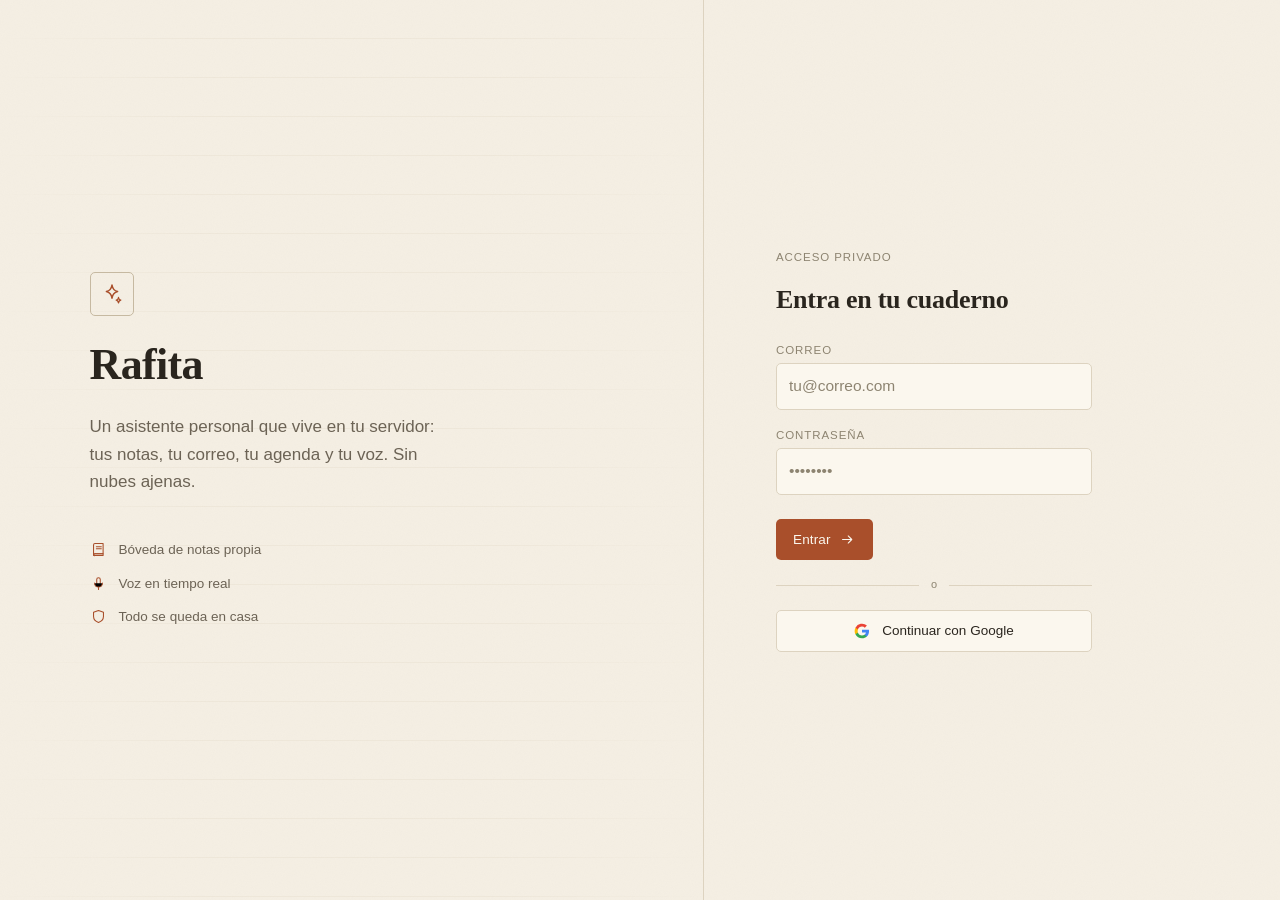
<file: web/app-dist/index.html>
<!DOCTYPE html>
<html lang="es">
<head>
  <meta charset="utf-8" />
  <meta name="viewport" content="width=device-width, initial-scale=1, viewport-fit=cover" />
  <meta name="theme-color" content="#f5efe3" media="(prefers-color-scheme: light)" />
  <meta name="theme-color" content="#191611" media="(prefers-color-scheme: dark)" />
  <meta name="description" content="Rafita: tu asistente personal privado. Chat, bóveda de notas y llamadas de voz, en tu propio servidor." />
  <title>Rafita</title>
  <link rel="manifest" href="manifest.webmanifest" />
  <link rel="icon" type="image/svg+xml" href="icons/favicon.svg" />
  <link rel="alternate icon" type="image/png" sizes="192x192" href="icons/icon-192.png" />
  <link rel="apple-touch-icon" href="icons/icon-192.png" />
  <link rel="stylesheet" href="design-tokens-93353fc1.css" />
  <link rel="stylesheet" href="styles-0c397e72.css" />
</head>
<body>
  <!-- Sprite de iconos: mismo trazo (1.5), mismo lenguaje. -->
  <svg class="sprite" aria-hidden="true" focusable="false" xmlns="http://www.w3.org/2000/svg">
    <symbol id="i-spark" viewBox="0 0 24 24">
      <path d="M12 3c.6 3.9 1.9 5.7 5.6 6.6-3.7.9-5 2.7-5.6 6.6-.6-3.9-1.9-5.7-5.6-6.6C10.1 8.7 11.4 6.9 12 3Z" fill="none" stroke="currentColor" stroke-width="1.5" stroke-linejoin="round"/>
      <path d="M18.5 15.5c.25 1.6.8 2.35 2.3 2.7-1.5.35-2.05 1.1-2.3 2.7-.25-1.6-.8-2.35-2.3-2.7 1.5-.35 2.05-1.1 2.3-2.7Z" fill="none" stroke="currentColor" stroke-width="1.3" stroke-linejoin="round"/>
    </symbol>
    <symbol id="i-chat" viewBox="0 0 24 24">
      <path d="M4 6.5A2.5 2.5 0 0 1 6.5 4h11A2.5 2.5 0 0 1 20 6.5v7a2.5 2.5 0 0 1-2.5 2.5H9l-4 3.4V6.5Z" fill="none" stroke="currentColor" stroke-width="1.5" stroke-linejoin="round"/>
      <path d="M8 9h8M8 12.5h5" stroke="currentColor" stroke-width="1.5" stroke-linecap="round"/>
    </symbol>
    <symbol id="i-book" viewBox="0 0 24 24">
      <path d="M5 5.5A2 2 0 0 1 7 3.5h11.5V18H7a2 2 0 0 0-2 2V5.5Z" fill="none" stroke="currentColor" stroke-width="1.5" stroke-linejoin="round"/>
      <path d="M5 20a2 2 0 0 1 2-2h11.5v2.5H7A2 2 0 0 1 5 20Z" fill="none" stroke="currentColor" stroke-width="1.5" stroke-linejoin="round"/>
      <path d="M9 8h7M9 11h7" stroke="currentColor" stroke-width="1.5" stroke-linecap="round"/>
    </symbol>
    <symbol id="i-mic" viewBox="0 0 24 24">
      <path d="M12 4a2.5 2.5 0 0 1 2.5 2.5v5a2.5 2.5 0 0 1-5 0v-5A2.5 2.5 0 0 1 12 4Z" fill="none" stroke="currentColor" stroke-width="1.5" stroke-linejoin="round"/>
      <path d="M6.5 11.5a5.5 5.5 0 0 0 11 0M12 17v3.5" stroke="currentColor" stroke-width="1.5" stroke-linecap="round"/>
    </symbol>
    <symbol id="i-phone" viewBox="0 0 24 24">
      <path d="M6.2 3.8h3l1.6 4-2 1.6a12.5 12.5 0 0 0 5.8 5.8l1.6-2 4 1.6v3c0 .9-.8 1.6-1.7 1.5C10.9 18.6 5.4 13.1 4.7 5.5c-.1-.9.6-1.7 1.5-1.7Z" fill="none" stroke="currentColor" stroke-width="1.5" stroke-linejoin="round"/>
    </symbol>
    <symbol id="i-send" viewBox="0 0 24 24">
      <path d="m4.5 12 15-7-4.2 15-3.4-5.4L4.5 12Z" fill="none" stroke="currentColor" stroke-width="1.5" stroke-linejoin="round"/>
      <path d="m11.9 14.6 7.6-9.6" stroke="currentColor" stroke-width="1.5" stroke-linejoin="round"/>
    </symbol>
    <symbol id="i-trash" viewBox="0 0 24 24">
      <path d="M5 6.5h14M9.5 6.5V5a1.5 1.5 0 0 1 1.5-1.5h2A1.5 1.5 0 0 1 14.5 5v1.5M7 6.5 7.8 19a1.5 1.5 0 0 0 1.5 1.4h5.4A1.5 1.5 0 0 0 16.2 19L17 6.5" stroke="currentColor" stroke-width="1.5" stroke-linecap="round" stroke-linejoin="round"/>
      <path d="M10.5 10v6.5M13.5 10v6.5" stroke="currentColor" stroke-width="1.5" stroke-linecap="round"/>
    </symbol>
    <symbol id="i-plus" viewBox="0 0 24 24">
      <path d="M12 5v14M5 12h14" stroke="currentColor" stroke-width="1.5" stroke-linecap="round"/>
    </symbol>
    <symbol id="i-check" viewBox="0 0 24 24">
      <path d="m5 12.5 4.5 4.5L19 7.5" stroke="currentColor" stroke-width="1.5" stroke-linecap="round" stroke-linejoin="round"/>
    </symbol>
    <symbol id="i-stop" viewBox="0 0 24 24">
      <rect x="7" y="7" width="10" height="10" rx="1.5" fill="none" stroke="currentColor" stroke-width="1.5"/>
    </symbol>
    <symbol id="i-search" viewBox="0 0 24 24">
      <circle cx="11" cy="11" r="5.5" fill="none" stroke="currentColor" stroke-width="1.5"/>
      <path d="m15.5 15.5 4 4" stroke="currentColor" stroke-width="1.5" stroke-linecap="round"/>
    </symbol>
    <symbol id="i-user" viewBox="0 0 24 24">
      <circle cx="12" cy="8.5" r="3.5" fill="none" stroke="currentColor" stroke-width="1.5"/>
      <path d="M5.5 20a6.5 6.5 0 0 1 13 0" fill="none" stroke="currentColor" stroke-width="1.5" stroke-linecap="round"/>
    </symbol>
    <symbol id="i-arrow" viewBox="0 0 24 24">
      <path d="M5 12h13M13 7l5 5-5 5" fill="none" stroke="currentColor" stroke-width="1.5" stroke-linecap="round" stroke-linejoin="round"/>
    </symbol>
    <symbol id="i-shield" viewBox="0 0 24 24">
      <path d="M12 3.5 19 6v6c0 4-3 7-7 8.5C8 19 5 16 5 12V6l7-2.5Z" fill="none" stroke="currentColor" stroke-width="1.5" stroke-linejoin="round"/>
    </symbol>
  </svg>

  <!-- Vista de acceso: composición editorial asimétrica -->
  <main id="login" class="login hidden">
    <section class="login-brand" aria-label="Rafita">
      <div class="login-mark">
        <svg class="glyph" viewBox="0 0 24 24" aria-hidden="true"><use href="#i-spark"/></svg>
      </div>
      <h1 class="wordmark">Rafita</h1>
      <p class="login-tagline">
        Un asistente personal que vive en tu servidor: tus notas, tu correo,
        tu agenda y tu voz. Sin nubes ajenas.
      </p>
      <ul class="login-notes">
        <li><svg class="icon" aria-hidden="true"><use href="#i-book"/></svg> Bóveda de notas propia</li>
        <li><svg class="icon" aria-hidden="true"><use href="#i-mic"/></svg> Voz en tiempo real</li>
        <li><svg class="icon" aria-hidden="true"><use href="#i-shield"/></svg> Todo se queda en casa</li>
      </ul>
    </section>

    <section class="login-access" aria-label="Acceso">
      <p class="eyebrow">Acceso privado</p>
      <h2 class="login-title">Entra en tu cuaderno</h2>
      <form id="login-form" class="login-form">
        <div class="field">
          <label for="login-email">Correo</label>
          <input id="login-email" type="email" autocomplete="username" required placeholder="tu@correo.com" />
        </div>
        <div class="field">
          <label for="login-password">Contraseña</label>
          <input id="login-password" type="password" autocomplete="current-password" required placeholder="••••••••" />
        </div>
        <button class="btn btn-primary" type="submit">
          Entrar <svg class="icon" aria-hidden="true"><use href="#i-arrow"/></svg>
        </button>
      </form>
      <div class="separator"><span>o</span></div>
      <a class="google-btn" href="/api/auth/google/start">
        <svg viewBox="0 0 24 24" width="16" height="16" aria-hidden="true"><path fill="#4285F4" d="M22.56 12.25c0-.78-.07-1.53-.2-2.25H12v4.26h5.92a5.06 5.06 0 0 1-2.2 3.32v2.77h3.57c2.08-1.92 3.27-4.74 3.27-8.1z"/><path fill="#34A853" d="M12 23c2.97 0 5.46-.98 7.28-2.66l-3.57-2.77c-.99.66-2.26 1.06-3.71 1.06-2.86 0-5.29-1.93-6.16-4.53H2.18v2.84A11 11 0 0 0 12 23z"/><path fill="#FBBC05" d="M5.84 14.1a6.6 6.6 0 0 1 0-4.2V7.06H2.18a11 11 0 0 0 0 9.88l3.66-2.84z"/><path fill="#EA4335" d="M12 5.38c1.62 0 3.06.56 4.21 1.64l3.15-3.15A11 11 0 0 0 2.18 7.06l3.66 2.84c.87-2.6 3.3-4.52 6.16-4.52z"/></svg>
        Continuar con Google
      </a>
      <div id="google-device" class="google-device hidden"></div>
      <p id="login-error" class="error hidden"></p>
    </section>
  </main>

  <!-- Aplicación -->
  <section id="app" class="app hidden">
    <header class="masthead" role="banner">
      <div class="masthead-inner">
        <h1 class="brand">
          <span class="brand-mark"><svg class="glyph" viewBox="0 0 24 24" aria-hidden="true"><use href="#i-spark"/></svg></span>
          <span class="wordmark">Rafita</span>
        </h1>
        <nav class="tabs" role="tablist" aria-label="Secciones de Rafita">
          <button class="tab active" id="tab-chat" role="tab" aria-selected="true" aria-controls="view-chat" tabindex="0" data-view="chat">
            <svg class="icon" aria-hidden="true"><use href="#i-chat"/></svg> Chat
          </button>
          <button class="tab" id="tab-vault" role="tab" aria-selected="false" aria-controls="view-vault" tabindex="-1" data-view="vault">
            <svg class="icon" aria-hidden="true"><use href="#i-book"/></svg> Baúl
          </button>
          <button class="tab" id="tab-meetings" role="tab" aria-selected="false" aria-controls="view-meetings" tabindex="-1" data-view="meetings">
            <svg class="icon" aria-hidden="true"><use href="#i-mic"/></svg> Reuniones
          </button>
          <button class="tab" id="tab-call" role="tab" aria-selected="false" aria-controls="view-call" tabindex="-1" data-view="call">
            <svg class="icon" aria-hidden="true"><use href="#i-phone"/></svg> Llamar
          </button>
        </nav>
        <div class="session">
          <span id="user-email" class="session-email"></span>
          <button
            id="notify-enable"
            class="btn btn-ghost btn-sm hidden"
            type="button"
            title="Activar notificaciones de la PWA"
          >
            Avisos
          </button>
          <button id="logout" class="btn btn-ghost btn-sm">Salir</button>
        </div>
      </div>
    </header>

    <main class="page">
      <!-- Vista Chat -->
      <section id="view-chat" class="view active" role="tabpanel" aria-labelledby="tab-chat" tabindex="0">
        <div id="chat-messages" class="messages" aria-live="polite" tabindex="0" aria-label="Conversación con Rafita"></div>
        <form id="chat-form" class="composer">
          <label class="sr-only" for="chat-input">Mensaje para Rafita</label>
          <input id="chat-input" type="text" placeholder="Escribe a Rafita…" autocomplete="off" required />
          <button class="btn btn-primary btn-icon" type="submit" aria-label="Enviar mensaje">
            <svg class="icon" aria-hidden="true"><use href="#i-send"/></svg>
          </button>
        </form>
      </section>

      <!-- Vista Baúl -->
      <section id="view-vault" class="view" role="tabpanel" aria-labelledby="tab-vault" tabindex="0">
        <div class="section-head">
          <h2 class="section-title">Baúl</h2>
          <div class="vault-toolbar">
            <div class="field field-inline">
              <label class="sr-only" for="vault-search">Buscar en la bóveda</label>
              <svg class="icon" aria-hidden="true"><use href="#i-search"/></svg>
              <input id="vault-search" type="search" placeholder="Buscar notas…" />
            </div>
            <div class="field field-inline">
              <label class="sr-only" for="vault-folder">Carpeta de la bóveda</label>
              <input id="vault-folder" type="text" placeholder="Carpeta" />
            </div>
            <button id="vault-new" class="btn btn-secondary btn-sm">
              <svg class="icon" aria-hidden="true"><use href="#i-plus"/></svg> Nueva nota
            </button>
          </div>
        </div>
        <div class="vault-grid">
          <ul id="vault-list" class="note-list" tabindex="0" aria-label="Notas de la bóveda"></ul>
          <div class="editor">
            <div class="editor-head">
              <label class="sr-only" for="note-path">Ruta de la nota</label>
              <input id="note-path" type="text" class="editor-path" placeholder="ruta/nota.md" />
              <div class="editor-actions">
                <button id="note-save" class="btn btn-primary btn-sm">
                  <svg class="icon" aria-hidden="true"><use href="#i-check"/></svg> Guardar
                </button>
                <button id="note-delete" class="btn btn-danger btn-sm">
                  <svg class="icon" aria-hidden="true"><use href="#i-trash"/></svg> Borrar
                </button>
              </div>
            </div>
            <textarea id="note-content" class="editor-body" placeholder="Escribe en Markdown…"></textarea>
            <p id="note-status" class="editor-status"></p>
          </div>
        </div>
      </section>

      <!-- Vista Reuniones -->
      <section id="view-meetings" class="view" role="tabpanel" aria-labelledby="tab-meetings" tabindex="0">
        <div class="section-head">
          <h2 class="section-title">Reuniones</h2>
          <div class="vault-toolbar">
            <label class="sr-only" for="meet-title">Título de la reunión</label>
            <input id="meet-title" type="text" class="meet-title" placeholder="Título (opcional)" />
            <button id="meet-mic" class="btn btn-primary btn-sm">
              <svg class="icon" aria-hidden="true"><use href="#i-mic"/></svg> Grabar micro
            </button>
            <button id="meet-tab" class="btn btn-secondary btn-sm">Grabar pestaña</button>
            <span id="meet-status" class="caption"></span>
          </div>
        </div>
        <div class="vault-grid">
          <ul id="meet-list" class="note-list" tabindex="0" aria-label="Reuniones grabadas"></ul>
          <div class="editor">
            <div class="editor-head">
              <label class="sr-only" for="meet-detail-title">Título de la reunión</label>
              <input id="meet-detail-title" class="editor-title" type="text" placeholder="Detalle de la reunión" />
              <div class="editor-actions">
                <button id="meet-save" class="btn btn-primary btn-sm hidden">
                  <svg class="icon" aria-hidden="true"><use href="#i-check"/></svg> Guardar
                </button>
                <button id="meet-delete" class="btn btn-danger btn-sm hidden">
                  <svg class="icon" aria-hidden="true"><use href="#i-trash"/></svg> Borrar
                </button>
              </div>
            </div>
            <p id="meet-detail-meta" class="caption"></p>
            <div id="meet-summary" class="meet-summary">
              Selecciona o graba una reunión para ver su resumen.
            </div>
            <textarea id="meet-transcript" class="editor-body" placeholder="Transcripción…"></textarea>
          </div>
        </div>
      </section>

      <!-- Vista Llamada -->
      <section id="view-call" class="view" role="tabpanel" aria-labelledby="tab-call" tabindex="0">
        <div class="call-wrap">
          <div id="call-placeholder" class="call-placeholder">
            <span class="call-mark"><svg class="glyph" viewBox="0 0 24 24" aria-hidden="true"><use href="#i-phone"/></svg></span>
            <h2 class="editor-title">Llamar a Rafita</h2>
            <p class="prose-caption">
              Habla en tiempo real con el mismo asistente que cuida tus notas y tu correo.
            </p>
            <button id="call-start" class="btn btn-primary">
              <svg class="icon" aria-hidden="true"><use href="#i-phone"/></svg> Iniciar llamada
            </button>
            <p class="caption">Necesita HTTPS (o localhost) para el micrófono. Usa auriculares para evitar eco.</p>
          </div>
          <iframe id="call-frame" class="call-frame hidden" title="Llamada con Rafita" allow="microphone"></iframe>
        </div>
      </section>

      <!-- Modal propio: confirmaciones y avisos sin dialogos nativos -->
      <div id="modal" class="modal hidden" role="dialog" aria-modal="true" aria-labelledby="modal-titulo">
        <div class="modal-card">
          <h2 id="modal-titulo" class="modal-title">Rafita</h2>
          <p id="modal-mensaje" class="modal-message"></p>
          <div class="modal-actions">
            <button id="modal-cancelar" class="btn btn-ghost">Cancelar</button>
            <button id="modal-aceptar" class="btn btn-primary">Aceptar</button>
          </div>
        </div>
      </div>
    </main>
  </section>

  <script src="config.js"></script>
  <script src="app-ffac73c9.js"></script>
</body>
</html>
</file>
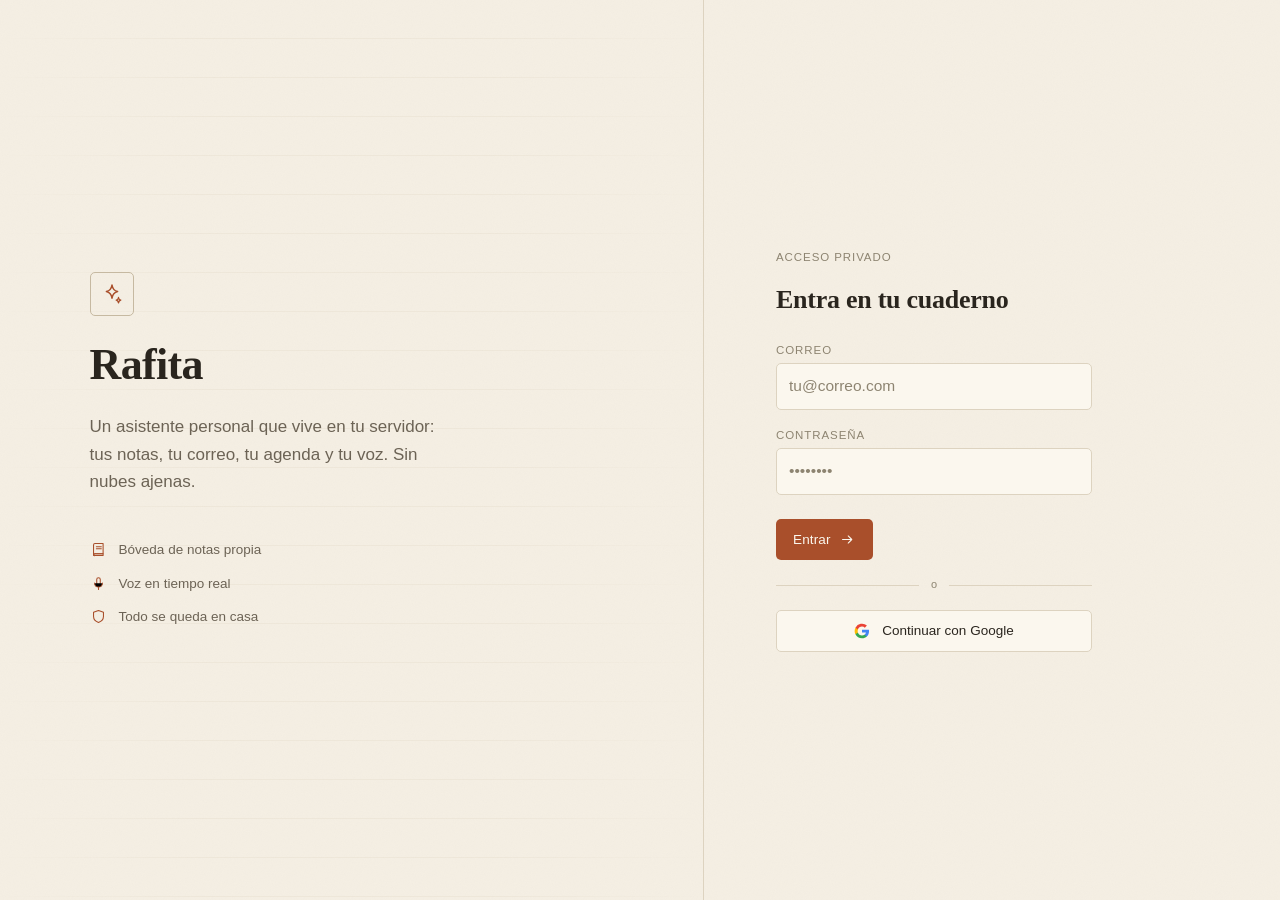
<file: web/app/index.html>
<!DOCTYPE html>
<html lang="es">
<head>
  <meta charset="utf-8" />
  <meta name="viewport" content="width=device-width, initial-scale=1, viewport-fit=cover" />
  <meta name="theme-color" content="#f5efe3" media="(prefers-color-scheme: light)" />
  <meta name="theme-color" content="#191611" media="(prefers-color-scheme: dark)" />
  <meta name="description" content="Rafita: tu asistente personal privado. Chat, bóveda de notas y llamadas de voz, en tu propio servidor." />
  <title>Rafita</title>
  <link rel="manifest" href="manifest.webmanifest" />
  <link rel="icon" type="image/svg+xml" href="icons/favicon.svg" />
  <link rel="alternate icon" type="image/png" sizes="192x192" href="icons/icon-192.png" />
  <link rel="apple-touch-icon" href="icons/icon-192.png" />
  <link rel="stylesheet" href="design-tokens.css" />
  <link rel="stylesheet" href="styles.css" />
</head>
<body>
  <!-- Sprite de iconos: mismo trazo (1.5), mismo lenguaje. -->
  <svg class="sprite" aria-hidden="true" focusable="false" xmlns="http://www.w3.org/2000/svg">
    <symbol id="i-spark" viewBox="0 0 24 24">
      <path d="M12 3c.6 3.9 1.9 5.7 5.6 6.6-3.7.9-5 2.7-5.6 6.6-.6-3.9-1.9-5.7-5.6-6.6C10.1 8.7 11.4 6.9 12 3Z" fill="none" stroke="currentColor" stroke-width="1.5" stroke-linejoin="round"/>
      <path d="M18.5 15.5c.25 1.6.8 2.35 2.3 2.7-1.5.35-2.05 1.1-2.3 2.7-.25-1.6-.8-2.35-2.3-2.7 1.5-.35 2.05-1.1 2.3-2.7Z" fill="none" stroke="currentColor" stroke-width="1.3" stroke-linejoin="round"/>
    </symbol>
    <symbol id="i-chat" viewBox="0 0 24 24">
      <path d="M4 6.5A2.5 2.5 0 0 1 6.5 4h11A2.5 2.5 0 0 1 20 6.5v7a2.5 2.5 0 0 1-2.5 2.5H9l-4 3.4V6.5Z" fill="none" stroke="currentColor" stroke-width="1.5" stroke-linejoin="round"/>
      <path d="M8 9h8M8 12.5h5" stroke="currentColor" stroke-width="1.5" stroke-linecap="round"/>
    </symbol>
    <symbol id="i-book" viewBox="0 0 24 24">
      <path d="M5 5.5A2 2 0 0 1 7 3.5h11.5V18H7a2 2 0 0 0-2 2V5.5Z" fill="none" stroke="currentColor" stroke-width="1.5" stroke-linejoin="round"/>
      <path d="M5 20a2 2 0 0 1 2-2h11.5v2.5H7A2 2 0 0 1 5 20Z" fill="none" stroke="currentColor" stroke-width="1.5" stroke-linejoin="round"/>
      <path d="M9 8h7M9 11h7" stroke="currentColor" stroke-width="1.5" stroke-linecap="round"/>
    </symbol>
    <symbol id="i-mic" viewBox="0 0 24 24">
      <path d="M12 4a2.5 2.5 0 0 1 2.5 2.5v5a2.5 2.5 0 0 1-5 0v-5A2.5 2.5 0 0 1 12 4Z" fill="none" stroke="currentColor" stroke-width="1.5" stroke-linejoin="round"/>
      <path d="M6.5 11.5a5.5 5.5 0 0 0 11 0M12 17v3.5" stroke="currentColor" stroke-width="1.5" stroke-linecap="round"/>
    </symbol>
    <symbol id="i-phone" viewBox="0 0 24 24">
      <path d="M6.2 3.8h3l1.6 4-2 1.6a12.5 12.5 0 0 0 5.8 5.8l1.6-2 4 1.6v3c0 .9-.8 1.6-1.7 1.5C10.9 18.6 5.4 13.1 4.7 5.5c-.1-.9.6-1.7 1.5-1.7Z" fill="none" stroke="currentColor" stroke-width="1.5" stroke-linejoin="round"/>
    </symbol>
    <symbol id="i-send" viewBox="0 0 24 24">
      <path d="m4.5 12 15-7-4.2 15-3.4-5.4L4.5 12Z" fill="none" stroke="currentColor" stroke-width="1.5" stroke-linejoin="round"/>
      <path d="m11.9 14.6 7.6-9.6" stroke="currentColor" stroke-width="1.5" stroke-linejoin="round"/>
    </symbol>
    <symbol id="i-trash" viewBox="0 0 24 24">
      <path d="M5 6.5h14M9.5 6.5V5a1.5 1.5 0 0 1 1.5-1.5h2A1.5 1.5 0 0 1 14.5 5v1.5M7 6.5 7.8 19a1.5 1.5 0 0 0 1.5 1.4h5.4A1.5 1.5 0 0 0 16.2 19L17 6.5" stroke="currentColor" stroke-width="1.5" stroke-linecap="round" stroke-linejoin="round"/>
      <path d="M10.5 10v6.5M13.5 10v6.5" stroke="currentColor" stroke-width="1.5" stroke-linecap="round"/>
    </symbol>
    <symbol id="i-plus" viewBox="0 0 24 24">
      <path d="M12 5v14M5 12h14" stroke="currentColor" stroke-width="1.5" stroke-linecap="round"/>
    </symbol>
    <symbol id="i-check" viewBox="0 0 24 24">
      <path d="m5 12.5 4.5 4.5L19 7.5" stroke="currentColor" stroke-width="1.5" stroke-linecap="round" stroke-linejoin="round"/>
    </symbol>
    <symbol id="i-stop" viewBox="0 0 24 24">
      <rect x="7" y="7" width="10" height="10" rx="1.5" fill="none" stroke="currentColor" stroke-width="1.5"/>
    </symbol>
    <symbol id="i-search" viewBox="0 0 24 24">
      <circle cx="11" cy="11" r="5.5" fill="none" stroke="currentColor" stroke-width="1.5"/>
      <path d="m15.5 15.5 4 4" stroke="currentColor" stroke-width="1.5" stroke-linecap="round"/>
    </symbol>
    <symbol id="i-user" viewBox="0 0 24 24">
      <circle cx="12" cy="8.5" r="3.5" fill="none" stroke="currentColor" stroke-width="1.5"/>
      <path d="M5.5 20a6.5 6.5 0 0 1 13 0" fill="none" stroke="currentColor" stroke-width="1.5" stroke-linecap="round"/>
    </symbol>
    <symbol id="i-arrow" viewBox="0 0 24 24">
      <path d="M5 12h13M13 7l5 5-5 5" fill="none" stroke="currentColor" stroke-width="1.5" stroke-linecap="round" stroke-linejoin="round"/>
    </symbol>
    <symbol id="i-shield" viewBox="0 0 24 24">
      <path d="M12 3.5 19 6v6c0 4-3 7-7 8.5C8 19 5 16 5 12V6l7-2.5Z" fill="none" stroke="currentColor" stroke-width="1.5" stroke-linejoin="round"/>
    </symbol>
  </svg>

  <!-- Vista de acceso: composición editorial asimétrica -->
  <main id="login" class="login hidden">
    <section class="login-brand" aria-label="Rafita">
      <div class="login-mark">
        <svg class="glyph" viewBox="0 0 24 24" aria-hidden="true"><use href="#i-spark"/></svg>
      </div>
      <h1 class="wordmark">Rafita</h1>
      <p class="login-tagline">
        Un asistente personal que vive en tu servidor: tus notas, tu correo,
        tu agenda y tu voz. Sin nubes ajenas.
      </p>
      <ul class="login-notes">
        <li><svg class="icon" aria-hidden="true"><use href="#i-book"/></svg> Bóveda de notas propia</li>
        <li><svg class="icon" aria-hidden="true"><use href="#i-mic"/></svg> Voz en tiempo real</li>
        <li><svg class="icon" aria-hidden="true"><use href="#i-shield"/></svg> Todo se queda en casa</li>
      </ul>
    </section>

    <section class="login-access" aria-label="Acceso">
      <p class="eyebrow">Acceso privado</p>
      <h2 class="login-title">Entra en tu cuaderno</h2>
      <form id="login-form" class="login-form">
        <div class="field">
          <label for="login-email">Correo</label>
          <input id="login-email" type="email" autocomplete="username" required placeholder="tu@correo.com" />
        </div>
        <div class="field">
          <label for="login-password">Contraseña</label>
          <input id="login-password" type="password" autocomplete="current-password" required placeholder="••••••••" />
        </div>
        <button class="btn btn-primary" type="submit">
          Entrar <svg class="icon" aria-hidden="true"><use href="#i-arrow"/></svg>
        </button>
      </form>
      <div class="separator"><span>o</span></div>
      <a class="google-btn" href="/api/auth/google/start">
        <svg viewBox="0 0 24 24" width="16" height="16" aria-hidden="true"><path fill="#4285F4" d="M22.56 12.25c0-.78-.07-1.53-.2-2.25H12v4.26h5.92a5.06 5.06 0 0 1-2.2 3.32v2.77h3.57c2.08-1.92 3.27-4.74 3.27-8.1z"/><path fill="#34A853" d="M12 23c2.97 0 5.46-.98 7.28-2.66l-3.57-2.77c-.99.66-2.26 1.06-3.71 1.06-2.86 0-5.29-1.93-6.16-4.53H2.18v2.84A11 11 0 0 0 12 23z"/><path fill="#FBBC05" d="M5.84 14.1a6.6 6.6 0 0 1 0-4.2V7.06H2.18a11 11 0 0 0 0 9.88l3.66-2.84z"/><path fill="#EA4335" d="M12 5.38c1.62 0 3.06.56 4.21 1.64l3.15-3.15A11 11 0 0 0 2.18 7.06l3.66 2.84c.87-2.6 3.3-4.52 6.16-4.52z"/></svg>
        Continuar con Google
      </a>
      <div id="google-device" class="google-device hidden"></div>
      <p id="login-error" class="error hidden"></p>
    </section>
  </main>

  <!-- Aplicación -->
  <section id="app" class="app hidden">
    <header class="masthead" role="banner">
      <div class="masthead-inner">
        <h1 class="brand">
          <span class="brand-mark"><svg class="glyph" viewBox="0 0 24 24" aria-hidden="true"><use href="#i-spark"/></svg></span>
          <span class="wordmark">Rafita</span>
        </h1>
        <nav class="tabs" role="tablist" aria-label="Secciones de Rafita">
          <button class="tab active" id="tab-chat" role="tab" aria-selected="true" aria-controls="view-chat" tabindex="0" data-view="chat">
            <svg class="icon" aria-hidden="true"><use href="#i-chat"/></svg> Chat
          </button>
          <button class="tab" id="tab-vault" role="tab" aria-selected="false" aria-controls="view-vault" tabindex="-1" data-view="vault">
            <svg class="icon" aria-hidden="true"><use href="#i-book"/></svg> Baúl
          </button>
          <button class="tab" id="tab-meetings" role="tab" aria-selected="false" aria-controls="view-meetings" tabindex="-1" data-view="meetings">
            <svg class="icon" aria-hidden="true"><use href="#i-mic"/></svg> Reuniones
          </button>
          <button class="tab" id="tab-call" role="tab" aria-selected="false" aria-controls="view-call" tabindex="-1" data-view="call">
            <svg class="icon" aria-hidden="true"><use href="#i-phone"/></svg> Llamar
          </button>
        </nav>
        <div class="session">
          <span id="user-email" class="session-email"></span>
          <button
            id="notify-enable"
            class="btn btn-ghost btn-sm hidden"
            type="button"
            title="Activar notificaciones de la PWA"
          >
            Avisos
          </button>
          <button id="logout" class="btn btn-ghost btn-sm">Salir</button>
        </div>
      </div>
    </header>

    <main class="page">
      <!-- Vista Chat -->
      <section id="view-chat" class="view active" role="tabpanel" aria-labelledby="tab-chat" tabindex="0">
        <div id="chat-messages" class="messages" aria-live="polite" tabindex="0" aria-label="Conversación con Rafita"></div>
        <form id="chat-form" class="composer">
          <label class="sr-only" for="chat-input">Mensaje para Rafita</label>
          <input id="chat-input" type="text" placeholder="Escribe a Rafita…" autocomplete="off" required />
          <button class="btn btn-primary btn-icon" type="submit" aria-label="Enviar mensaje">
            <svg class="icon" aria-hidden="true"><use href="#i-send"/></svg>
          </button>
        </form>
      </section>

      <!-- Vista Baúl -->
      <section id="view-vault" class="view" role="tabpanel" aria-labelledby="tab-vault" tabindex="0">
        <div class="section-head">
          <h2 class="section-title">Baúl</h2>
          <div class="vault-toolbar">
            <div class="field field-inline">
              <label class="sr-only" for="vault-search">Buscar en la bóveda</label>
              <svg class="icon" aria-hidden="true"><use href="#i-search"/></svg>
              <input id="vault-search" type="search" placeholder="Buscar notas…" />
            </div>
            <div class="field field-inline">
              <label class="sr-only" for="vault-folder">Carpeta de la bóveda</label>
              <input id="vault-folder" type="text" placeholder="Carpeta" />
            </div>
            <button id="vault-new" class="btn btn-secondary btn-sm">
              <svg class="icon" aria-hidden="true"><use href="#i-plus"/></svg> Nueva nota
            </button>
          </div>
        </div>
        <div class="vault-grid">
          <ul id="vault-list" class="note-list" tabindex="0" aria-label="Notas de la bóveda"></ul>
          <div class="editor">
            <div class="editor-head">
              <label class="sr-only" for="note-path">Ruta de la nota</label>
              <input id="note-path" type="text" class="editor-path" placeholder="ruta/nota.md" />
              <div class="editor-actions">
                <button id="note-save" class="btn btn-primary btn-sm">
                  <svg class="icon" aria-hidden="true"><use href="#i-check"/></svg> Guardar
                </button>
                <button id="note-delete" class="btn btn-danger btn-sm">
                  <svg class="icon" aria-hidden="true"><use href="#i-trash"/></svg> Borrar
                </button>
              </div>
            </div>
            <textarea id="note-content" class="editor-body" placeholder="Escribe en Markdown…"></textarea>
            <p id="note-status" class="editor-status"></p>
          </div>
        </div>
      </section>

      <!-- Vista Reuniones -->
      <section id="view-meetings" class="view" role="tabpanel" aria-labelledby="tab-meetings" tabindex="0">
        <div class="section-head">
          <h2 class="section-title">Reuniones</h2>
          <div class="vault-toolbar">
            <label class="sr-only" for="meet-title">Título de la reunión</label>
            <input id="meet-title" type="text" class="meet-title" placeholder="Título (opcional)" />
            <button id="meet-mic" class="btn btn-primary btn-sm">
              <svg class="icon" aria-hidden="true"><use href="#i-mic"/></svg> Grabar micro
            </button>
            <button id="meet-tab" class="btn btn-secondary btn-sm">Grabar pestaña</button>
            <span id="meet-status" class="caption"></span>
          </div>
        </div>
        <div class="vault-grid">
          <ul id="meet-list" class="note-list" tabindex="0" aria-label="Reuniones grabadas"></ul>
          <div class="editor">
            <div class="editor-head">
              <label class="sr-only" for="meet-detail-title">Título de la reunión</label>
              <input id="meet-detail-title" class="editor-title" type="text" placeholder="Detalle de la reunión" />
              <div class="editor-actions">
                <button id="meet-save" class="btn btn-primary btn-sm hidden">
                  <svg class="icon" aria-hidden="true"><use href="#i-check"/></svg> Guardar
                </button>
                <button id="meet-delete" class="btn btn-danger btn-sm hidden">
                  <svg class="icon" aria-hidden="true"><use href="#i-trash"/></svg> Borrar
                </button>
              </div>
            </div>
            <p id="meet-detail-meta" class="caption"></p>
            <div id="meet-summary" class="meet-summary">
              Selecciona o graba una reunión para ver su resumen.
            </div>
            <textarea id="meet-transcript" class="editor-body" placeholder="Transcripción…"></textarea>
          </div>
        </div>
      </section>

      <!-- Vista Llamada -->
      <section id="view-call" class="view" role="tabpanel" aria-labelledby="tab-call" tabindex="0">
        <div class="call-wrap">
          <div id="call-placeholder" class="call-placeholder">
            <span class="call-mark"><svg class="glyph" viewBox="0 0 24 24" aria-hidden="true"><use href="#i-phone"/></svg></span>
            <h2 class="editor-title">Llamar a Rafita</h2>
            <p class="prose-caption">
              Habla en tiempo real con el mismo asistente que cuida tus notas y tu correo.
            </p>
            <button id="call-start" class="btn btn-primary">
              <svg class="icon" aria-hidden="true"><use href="#i-phone"/></svg> Iniciar llamada
            </button>
            <p class="caption">Necesita HTTPS (o localhost) para el micrófono. Usa auriculares para evitar eco.</p>
          </div>
          <iframe id="call-frame" class="call-frame hidden" title="Llamada con Rafita" allow="microphone"></iframe>
        </div>
      </section>

      <!-- Modal propio: confirmaciones y avisos sin dialogos nativos -->
      <div id="modal" class="modal hidden" role="dialog" aria-modal="true" aria-labelledby="modal-titulo">
        <div class="modal-card">
          <h2 id="modal-titulo" class="modal-title">Rafita</h2>
          <p id="modal-mensaje" class="modal-message"></p>
          <div class="modal-actions">
            <button id="modal-cancelar" class="btn btn-ghost">Cancelar</button>
            <button id="modal-aceptar" class="btn btn-primary">Aceptar</button>
          </div>
        </div>
      </div>
    </main>
  </section>

  <script src="config.js"></script>
  <script src="app.js"></script>
</body>
</html>
</file>
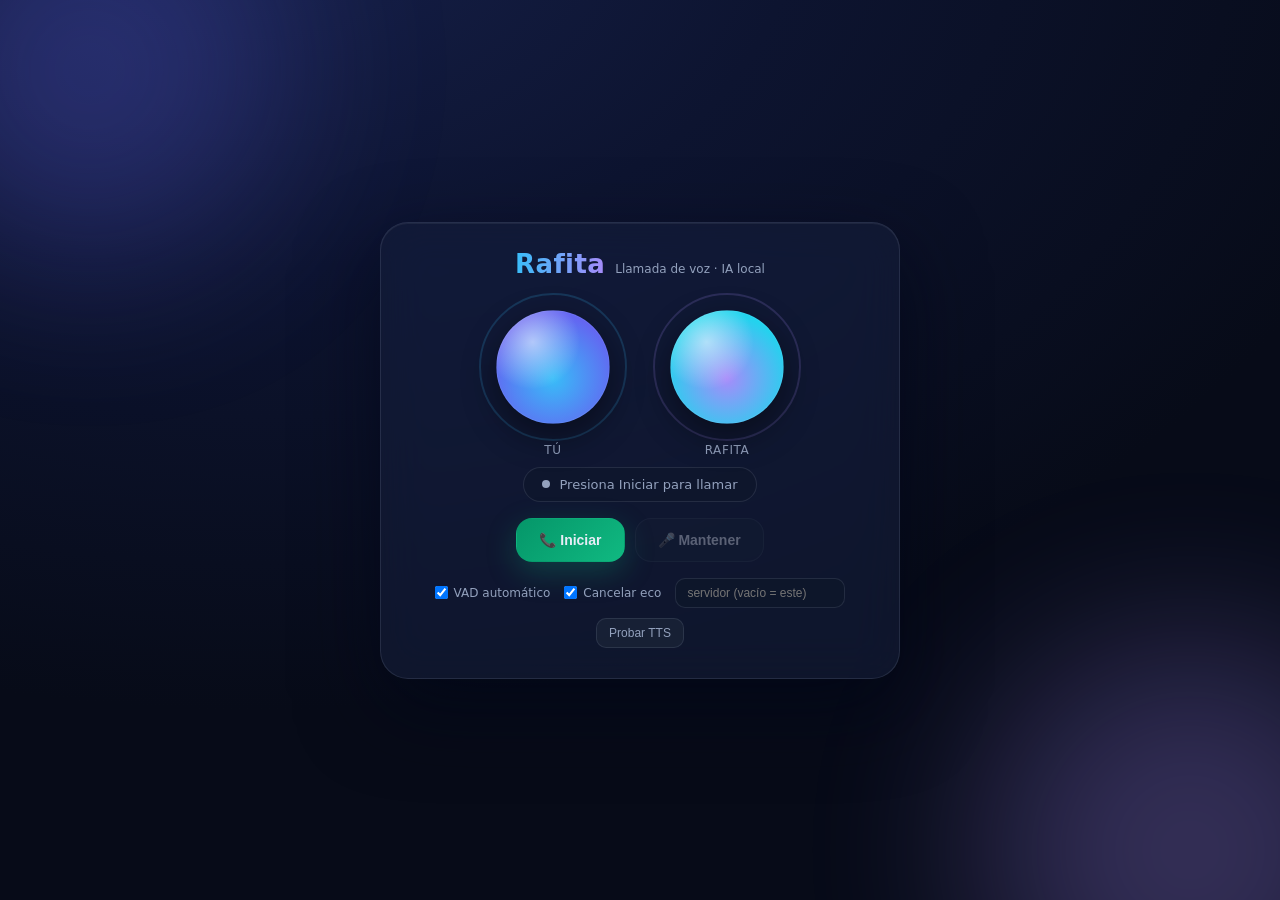
<file: call_rafita.html>
<!DOCTYPE html>
<html lang="es">
<head>
<meta charset="UTF-8">
<meta name="viewport" content="width=device-width, initial-scale=1.0, viewport-fit=cover">
<title>Llamar a Rafita</title>
<style>
  :root {
    --bg-1: #070b18;
    --bg-2: #0d1430;
    --glass: rgba(22, 30, 56, 0.62);
    --glass-border: rgba(148, 163, 184, 0.16);
    --text: #e8edf7;
    --muted: #93a1bd;
    --user-1: #38bdf8;
    --user-2: #6366f1;
    --rafita-1: #a78bfa;
    --rafita-2: #22d3ee;
    --ok: #34d399;
    --warn: #fbbf24;
    --err: #f87171;
  }
  * { margin: 0; padding: 0; box-sizing: border-box; -webkit-tap-highlight-color: transparent; }
  html, body { height: 100%; }
  body {
    font-family: -apple-system, BlinkMacSystemFont, "Segoe UI", system-ui, sans-serif;
    background: radial-gradient(1200px 800px at 20% -10%, #16204a 0%, var(--bg-2) 45%, var(--bg-1) 100%);
    color: var(--text);
    display: flex; align-items: center; justify-content: center;
    padding: 18px; overflow-x: hidden;
  }
  .bg-orb {
    position: fixed; border-radius: 50%; filter: blur(90px); opacity: 0.28;
    pointer-events: none; z-index: 0; animation: drift 18s ease-in-out infinite alternate;
  }
  .bg-orb.a { width: 380px; height: 380px; background: var(--user-2); top: -120px; left: -100px; }
  .bg-orb.b { width: 420px; height: 420px; background: var(--rafita-1); bottom: -160px; right: -120px; animation-delay: -6s; }
  @keyframes drift { from { transform: translate3d(0,0,0) scale(1); } to { transform: translate3d(40px,30px,0) scale(1.12); } }

  .shell {
    position: relative; z-index: 1;
    width: min(520px, 100%);
    background: var(--glass);
    border: 1px solid var(--glass-border);
    border-radius: 28px;
    padding: 26px 24px 20px;
    backdrop-filter: blur(22px) saturate(140%);
    -webkit-backdrop-filter: blur(22px) saturate(140%);
    box-shadow: 0 30px 80px rgba(2, 6, 23, 0.65), inset 0 1px 0 rgba(255,255,255,0.06);
  }
  .brand { display: flex; align-items: baseline; gap: 10px; justify-content: center; margin-bottom: 4px; }
  .brand h1 { font-size: 26px; letter-spacing: 0.4px; font-weight: 700;
    background: linear-gradient(92deg, var(--user-1), var(--rafita-1));
    -webkit-background-clip: text; background-clip: text; color: transparent; }
  .brand .sub { color: var(--muted); font-size: 12px; }

  .stage { display: flex; align-items: center; justify-content: center; gap: clamp(14px, 6vw, 42px); margin: 22px 0 10px; }
  .orb-wrap { display: flex; flex-direction: column; align-items: center; gap: 10px; }
  .orb {
    --level: 0;
    width: clamp(96px, 30vw, 132px); height: clamp(96px, 30vw, 132px);
    border-radius: 50%; position: relative; display: grid; place-items: center;
    transition: box-shadow 0.35s ease, opacity 0.35s ease;
  }
  .orb .core {
    width: 100%; height: 100%; border-radius: 50%;
    transform: scale(calc(0.86 + var(--level) * 0.22));
    transition: transform 0.09s linear;
    background:
      radial-gradient(circle at 32% 28%, rgba(255,255,255,0.55), rgba(255,255,255,0) 42%),
      radial-gradient(circle at 50% 60%, var(--c1), var(--c2) 72%);
    box-shadow: 0 0 0 1px rgba(255,255,255,0.08) inset, 0 14px 40px rgba(0,0,0,0.45);
  }
  .orb .ring {
    position: absolute; inset: -8px; border-radius: 50%;
    border: 2px solid var(--c1); opacity: calc(0.18 + var(--level) * 0.55);
    transform: scale(calc(1 + var(--level) * 0.16));
    transition: transform 0.09s linear, opacity 0.15s linear;
  }
  .orb .pulse {
    position: absolute; inset: -8px; border-radius: 50%;
    border: 2px solid var(--c1); opacity: 0; pointer-events: none;
  }
  .orb.active .pulse { animation: pulseRing 1.6s ease-out infinite; }
  @keyframes pulseRing {
    0% { transform: scale(0.96); opacity: 0.55; }
    100% { transform: scale(1.35); opacity: 0; }
  }
  .orb.user { --c1: var(--user-1); --c2: var(--user-2); }
  .orb.rafita { --c1: var(--rafita-1); --c2: var(--rafita-2); }
  .orb.idle .core { animation: breathe 4.2s ease-in-out infinite; }
  @keyframes breathe { 0%,100% { transform: scale(0.88); } 50% { transform: scale(0.94); } }
  .orb-label { font-size: 12px; color: var(--muted); letter-spacing: 0.6px; text-transform: uppercase; }
  .orb-wrap.talking .orb-label { color: var(--text); }

  .status {
    display: flex; align-items: center; justify-content: center; gap: 9px;
    margin: 6px auto 16px; padding: 9px 18px; width: fit-content; max-width: 100%;
    border-radius: 999px; font-size: 13px; color: var(--muted);
    background: rgba(15, 23, 42, 0.55); border: 1px solid var(--glass-border);
  }
  .status .dot { width: 8px; height: 8px; border-radius: 50%; background: var(--muted); }
  .status.listening .dot { background: var(--ok); box-shadow: 0 0 12px var(--ok); }
  .status.processing .dot { background: var(--warn); box-shadow: 0 0 12px var(--warn); animation: blink 1s infinite; }
  .status.speaking .dot { background: var(--user-1); box-shadow: 0 0 12px var(--user-1); }
  .status.error .dot { background: var(--err); box-shadow: 0 0 12px var(--err); }
  @keyframes blink { 50% { opacity: 0.35; } }

  .controls { display: flex; gap: 10px; justify-content: center; align-items: stretch; flex-wrap: wrap; }
  .ctl {
    border: 1px solid var(--glass-border); background: rgba(30, 41, 59, 0.7);
    color: var(--text); font-size: 14px; font-weight: 600;
    padding: 13px 22px; border-radius: 16px; cursor: pointer;
    display: inline-flex; align-items: center; gap: 8px;
    transition: transform 0.12s ease, box-shadow 0.2s ease, background 0.2s ease, opacity 0.2s;
  }
  .ctl:hover { transform: translateY(-1px); }
  .ctl:disabled { opacity: 0.35; cursor: not-allowed; transform: none; }
  .ctl.primary { background: linear-gradient(135deg, #059669, #10b981); border-color: transparent; box-shadow: 0 10px 30px rgba(16,185,129,0.25); }
  .ctl.hangup { background: linear-gradient(135deg, #b91c1c, #ef4444); border-color: transparent; box-shadow: 0 10px 30px rgba(239,68,68,0.3); }
  .ctl.stop { background: linear-gradient(135deg, #7c3aed, #a855f7); border-color: transparent; }
  .ctl.ghost { background: rgba(30, 41, 59, 0.45); }
  .ctl.pressed { background: linear-gradient(135deg, #065f46, #10b981); }
  .hidden { display: none !important; }

  .settings { display: flex; flex-wrap: wrap; gap: 10px 14px; justify-content: center; align-items: center; margin-top: 16px; font-size: 12px; color: var(--muted); }
  .settings label { display: inline-flex; align-items: center; gap: 6px; cursor: pointer; }
  .settings input[type="text"] {
    background: rgba(15, 23, 42, 0.7); border: 1px solid var(--glass-border);
    color: var(--text); padding: 7px 11px; border-radius: 10px; font-size: 12px; width: 170px;
  }
  .mini {
    background: rgba(30, 41, 59, 0.6); border: 1px solid var(--glass-border);
    color: var(--muted); padding: 7px 12px; border-radius: 10px; font-size: 12px; cursor: pointer;
  }
  .mini:hover { color: var(--text); }

  .transcript {
    display: none; margin-top: 16px; padding: 14px 16px;
    background: rgba(10, 16, 34, 0.6); border: 1px solid var(--glass-border);
    border-radius: 16px; max-height: 190px; overflow-y: auto; font-size: 13px; line-height: 1.5;
  }
  .transcript .tu { color: #7dd3fc; margin-bottom: 3px; }
  .transcript .rafita { color: #c4b5fd; margin-bottom: 11px; }
  .log { color: #5b6b8c; font-size: 11px; margin-top: 10px; max-height: 84px; overflow-y: auto; padding: 0 4px; }
</style>
</head>
<body>
<div class="bg-orb a"></div>
<div class="bg-orb b"></div>

<main class="shell">
  <div class="brand">
    <h1>Rafita</h1>
    <span class="sub">Llamada de voz · IA local</span>
  </div>

  <section class="stage">
    <div class="orb-wrap" id="userWrap">
      <div class="orb user idle" id="userOrb"><div class="ring"></div><div class="pulse"></div><div class="core"></div></div>
      <span class="orb-label">Tú</span>
    </div>
    <div class="orb-wrap" id="rafitaWrap">
      <div class="orb rafita idle" id="rafitaOrb"><div class="ring"></div><div class="pulse"></div><div class="core"></div></div>
      <span class="orb-label">Rafita</span>
    </div>
  </section>

  <div id="status" class="status"><span class="dot"></span><span id="statusText">Presiona Iniciar para llamar</span></div>

  <div class="controls">
    <button id="callBtn" class="ctl primary" onclick="toggleCall()">📞 Iniciar</button>
    <button id="stopBtn" class="ctl stop hidden" onclick="stopSpeaking()">⏹ Parar</button>
    <button id="pttBtn" class="ctl ghost" disabled>🎤 Mantener</button>
  </div>

  <div class="settings">
    <label><input type="checkbox" id="vadMode" checked> VAD automático</label>
    <label><input type="checkbox" id="echoCancel" checked> Cancelar eco</label>
    <input type="text" id="serverUrl" placeholder="servidor (vacío = este)">
    <button class="mini" onclick="testTTS()">Probar TTS</button>
  </div>

  <div id="transcript" class="transcript"></div>
  <div id="log" class="log"></div>
</main>

<script>
// ============================================================
// Rafita Voice Call — cliente (2026-09-27)
// Arreglos: teardown real al colgar, re-llamada sin recargar,
// reproduccion gapless, barge-in por voz + boton Parar, UI con
// dos orbes animados (nivel real de micro y de la voz de Rafita).
// ============================================================

function getApiBase() {
  const custom = document.getElementById('serverUrl').value.trim();
  if (custom) {
    if (custom.startsWith('http')) return custom.replace(/\/$/, '');
    return (window.location.protocol === 'https:' ? 'https://' : 'http://') + custom;
  }
  return window.location.origin;
}
function getWsBase() {
  const custom = document.getElementById('serverUrl').value.trim();
  if (custom) {
    const host = custom.replace(/^https?:\/\//, '').replace(/^wss?:\/\//, '');
    return (window.location.protocol === 'https:' ? 'wss://' : 'ws://') + host;
  }
  return (window.location.protocol === 'https:' ? 'wss://' : 'ws://') + window.location.host;
}

const STATUS = { IDLE: 'idle', CONNECTING: 'connecting', LISTENING: 'listening', PROCESSING: 'processing', SPEAKING: 'speaking', ERROR: 'error' };

let ws = null, sessionId = null;
let audioContext = null, micStream = null;
let micSource = null, micProcessor = null, micGain = null, micAnalyser = null;
let playbackGain = null, rafitaAnalyser = null;
let isCallActive = false, callState = STATUS.IDLE;
let audioQueue = [], activeSources = [], nextPlayTime = 0;
let rafitaTextBuffer = '';
let userLevel = 0, rafitaLevel = 0, targetUserLevel = 0, targetRafitaLevel = 0;

const statusDiv = document.getElementById('status');
const statusText = document.getElementById('statusText');
const logDiv = document.getElementById('log');
const transcriptDiv = document.getElementById('transcript');
const callBtn = document.getElementById('callBtn');
const stopBtn = document.getElementById('stopBtn');
const pttBtn = document.getElementById('pttBtn');
const vadMode = document.getElementById('vadMode');
const echoCancel = document.getElementById('echoCancel');
const userOrb = document.getElementById('userOrb');
const rafitaOrb = document.getElementById('rafitaOrb');
const userWrap = document.getElementById('userWrap');
const rafitaWrap = document.getElementById('rafitaWrap');

function setStatus(state, msg) {
  callState = state;
  statusDiv.className = 'status ' + (state === STATUS.IDLE ? '' : state);
  statusText.textContent = msg;
  const active = state !== STATUS.IDLE && state !== STATUS.ERROR;
  userOrb.classList.toggle('idle', !active || state === STATUS.PROCESSING);
  rafitaOrb.classList.toggle('idle', !active || state !== STATUS.SPEAKING);
  userOrb.classList.toggle('active', state === STATUS.LISTENING);
  rafitaOrb.classList.toggle('active', state === STATUS.SPEAKING);
  stopBtn.classList.toggle('hidden', state !== STATUS.SPEAKING);
}
function log(msg) {
  const t = new Date().toLocaleTimeString();
  logDiv.innerHTML = '<div>[' + t + '] ' + msg + '</div>' + logDiv.innerHTML;
}
function addTranscript(role, text) {
  transcriptDiv.style.display = 'block';
  const cls = role === 'tu' ? 'tu' : 'rafita';
  const prefix = role === 'tu' ? 'Tú' : 'Rafita';
  transcriptDiv.innerHTML += '<div class="' + cls + '"><strong>' + prefix + ':</strong> ' + text + '</div>';
  transcriptDiv.scrollTop = transcriptDiv.scrollHeight;
}

// ---------- Audio ----------
async function ensureAudioContext() {
  if (!audioContext || audioContext.state === 'closed') {
    try {
      audioContext = new (window.AudioContext || window.webkitAudioContext)({ sampleRate: 16000 });
    } catch (e) {
      audioContext = new (window.AudioContext || window.webkitAudioContext)();
    }
    playbackGain = audioContext.createGain();
    rafitaAnalyser = audioContext.createAnalyser();
    rafitaAnalyser.fftSize = 1024;
    playbackGain.connect(rafitaAnalyser);
    rafitaAnalyser.connect(audioContext.destination);
  }
  if (audioContext.state === 'suspended') await audioContext.resume();
  return audioContext;
}

function startAudioCapture() {
  if (!micStream || !audioContext) return;
  micSource = audioContext.createMediaStreamSource(micStream);
  micAnalyser = audioContext.createAnalyser();
  micAnalyser.fftSize = 1024;
  micSource.connect(micAnalyser);

  micGain = audioContext.createGain();
  micGain.gain.value = 0;
  micProcessor = audioContext.createScriptProcessor(4096, 1, 1);
  micSource.connect(micProcessor);
  micProcessor.connect(micGain);
  micGain.connect(audioContext.destination);

  micProcessor.onaudioprocess = function (e) {
    if (!isCallActive || !ws || ws.readyState !== WebSocket.OPEN) return;
    if (pttActive === false && !vadMode.checked) return;
    // El micro NO se silencia mientras Rafita habla: asi el servidor puede
    // detectar barge-in (hablar por encima) y el orbe del usuario se mueve.
    const input = e.inputBuffer.getChannelData(0);
    const pcm = new Int16Array(input.length);
    for (let i = 0; i < input.length; i++) {
      const s = Math.max(-1, Math.min(1, input[i]));
      pcm[i] = s < 0 ? s * 32768 : s * 32767;
    }
    ws.send(pcm.buffer);
  };
  log('Captura de audio lista (' + audioContext.sampleRate + ' Hz)');
}

function stopAudioCapture() {
  if (micProcessor) { micProcessor.onaudioprocess = null; try { micProcessor.disconnect(); } catch (e) {} micProcessor = null; }
  if (micSource) { try { micSource.disconnect(); } catch (e) {} micSource = null; }
  if (micAnalyser) { try { micAnalyser.disconnect(); } catch (e) {} micAnalyser = null; }
  if (micGain) { try { micGain.disconnect(); } catch (e) {} micGain = null; }
  if (micStream) { micStream.getTracks().forEach(function (t) { t.stop(); }); micStream = null; }
  targetUserLevel = 0;
}

function stopPlayback() {
  audioQueue = [];
  activeSources.forEach(function (src) { try { src.stop(); } catch (e) {} });
  activeSources = [];
  nextPlayTime = 0;
  targetRafitaLevel = 0;
  rafitaTextBuffer = '';
  if (rafitaWrap) rafitaWrap.classList.remove('talking');
}

async function playChunk(arrayBuffer) {
  if (!audioContext || !isCallActive) return;
  try {
    const audioBuf = await audioContext.decodeAudioData(arrayBuffer.slice(0));
    if (!isCallActive) return;
    const src = audioContext.createBufferSource();
    src.buffer = audioBuf;
    src.connect(playbackGain);
    const startAt = Math.max(nextPlayTime, audioContext.currentTime);
    src.start(startAt);
    nextPlayTime = startAt + audioBuf.duration;
    activeSources.push(src);
    rafitaWrap.classList.add('talking');
    src.onended = function () {
      const idx = activeSources.indexOf(src);
      if (idx >= 0) activeSources.splice(idx, 1);
      if (activeSources.length === 0) {
        targetRafitaLevel = 0;
        rafitaWrap.classList.remove('talking');
      }
    };
  } catch (e) {
    log('Error audio: ' + e.message);
  }
}

function drainQueue() {
  while (audioQueue.length > 0) {
    playChunk(audioQueue.shift());
  }
}

// ---------- Llamada ----------
async function startCall() {
  setStatus(STATUS.CONNECTING, 'Conectando...');
  stopPlayback();
  await ensureAudioContext();

  try {
    const resp = await fetch(getApiBase() + '/call/start', {
      method: 'POST',
      headers: { 'Content-Type': 'application/json' },
      body: JSON.stringify({}),
    });
    if (!resp.ok) throw new Error('HTTP ' + resp.status);
    const data = await resp.json();
    sessionId = data.session_id;
    log('Sesión: ' + sessionId.slice(0, 8) + '...');
  } catch (e) {
    setStatus(STATUS.ERROR, 'Error al iniciar: ' + e.message);
    return false;
  }

  try {
    micStream = await navigator.mediaDevices.getUserMedia({
      audio: {
        sampleRate: 16000, channelCount: 1,
        echoCancellation: echoCancel.checked,
        noiseSuppression: true, autoGainControl: true,
      },
    });
  } catch (e) {
    setStatus(STATUS.ERROR, 'Permiso de micrófono denegado');
    return false;
  }

  return new Promise(function (resolve) {
    ws = new WebSocket(getWsBase() + '/call/ws/' + sessionId);
    ws.binaryType = 'arraybuffer';

    ws.onopen = function () {
      log('WebSocket conectado');
      isCallActive = true;
      const rate = audioContext ? audioContext.sampleRate : 48000;
      ws.send(JSON.stringify({ type: 'audio_config', sample_rate: rate }));
      startAudioCapture();
      pttBtn.disabled = false;
      setStatus(STATUS.LISTENING, 'Escuchando... habla cuando quieras');
      resolve(true);
    };

    ws.onclose = function () {
      log('WebSocket cerrado');
      if (isCallActive) setStatus(STATUS.IDLE, 'Llamada finalizada');
      isCallActive = false;
      resolve(false);
    };

    ws.onerror = function () {
      setStatus(STATUS.ERROR, 'Error de conexión');
      resolve(false);
    };

    ws.onmessage = function (event) {
      if (event.data instanceof ArrayBuffer) {
        audioQueue.push(event.data);
        drainQueue();
      } else {
        try { handleServerMessage(JSON.parse(event.data)); } catch (e) {}
      }
    };
  });
}

function handleServerMessage(msg) {
  switch (msg.type) {
    case 'ready':
      break;
    case 'transcribing':
      setStatus(STATUS.PROCESSING, 'Transcribiendo...');
      break;
    case 'transcript':
      if (msg.text) addTranscript('tu', msg.text);
      setStatus(STATUS.PROCESSING, 'Pensando...');
      if (msg.stt_time) log('STT: ' + msg.stt_time.toFixed(1) + 's');
      break;
    case 'thinking':
      setStatus(STATUS.PROCESSING, 'Pensando...');
      rafitaTextBuffer = '';
      break;
    case 'token':
      rafitaTextBuffer += msg.text;
      setStatus(STATUS.SPEAKING, 'Respondiendo...');
      break;
    case 'speaking_fragment':
      setStatus(STATUS.SPEAKING, 'Hablando...');
      break;
    case 'response_text':
      if (msg.text) addTranscript('rafita', msg.text);
      if (msg.llm_time) log('LLM: ' + msg.llm_time.toFixed(1) + 's');
      break;
    case 'latency_report':
      log('STT=' + msg.stt_ms + 'ms LLM=' + msg.llm_ms + 'ms TTS=' + msg.tts_ms +
          'ms PrimerAudio=' + (msg.first_audio_ms != null ? msg.first_audio_ms + 'ms' : 'n/a') +
          ' Total=' + msg.total_ms + 'ms Frag=' + (msg.fragments || 0));
      setStatus(STATUS.LISTENING, 'Escuchando... habla cuando quieras');
      break;
    case 'interrupted':
      stopPlayback();
      setStatus(STATUS.LISTENING, 'Te escucho...');
      log('Respuesta interrumpida (' + (msg.reason || '') + ')');
      break;
    case 'error':
      setStatus(STATUS.ERROR, msg.message);
      break;
    default:
      log('Tipo: ' + msg.type);
  }
}

let pttActive = false;
function pttDown(e) {
  if (!isCallActive) return;
  if (e) e.preventDefault();
  pttActive = true;
  pttBtn.classList.add('pressed');
  if (ws && ws.readyState === WebSocket.OPEN) {
    ws.send(JSON.stringify({ type: 'ptt_start' }));
  }
}
function pttUp(e) {
  if (!isCallActive) return;
  if (e) e.preventDefault();
  pttActive = false;
  pttBtn.classList.remove('pressed');
  if (ws && ws.readyState === WebSocket.OPEN) {
    ws.send(JSON.stringify({ type: 'end_speech' }));
  }
}

function stopSpeaking() {
  stopPlayback();
  if (ws && ws.readyState === WebSocket.OPEN) {
    ws.send(JSON.stringify({ type: 'stop_speaking' }));
  }
  setStatus(STATUS.LISTENING, 'Te escucho...');
}

async function endCall() {
  stopSpeaking();
  if (sessionId) {
    try { await fetch(getApiBase() + '/call/' + sessionId + '/end', { method: 'POST' }); } catch (e) {}
  }
  sessionId = null;
}

async function toggleCall() {
  if (isCallActive) {
    callBtn.disabled = true;
    isCallActive = false;
    stopAudioCapture();
    stopPlayback();
    if (ws) { ws.onclose = null; try { ws.close(); } catch (e) {} ws = null; }
    await endCall();
    pttBtn.disabled = true;
    callBtn.innerHTML = '📞 Iniciar';
    callBtn.className = 'ctl primary';
    setStatus(STATUS.IDLE, 'Llamada finalizada');
    callBtn.disabled = false;
  } else {
    callBtn.disabled = true;
    callBtn.innerHTML = '⏳ Conectando...';
    const ok = await startCall();
    if (ok) {
      callBtn.innerHTML = '📞 Colgar';
      callBtn.className = 'ctl hangup';
    } else {
      callBtn.innerHTML = '📞 Iniciar';
      callBtn.className = 'ctl primary';
    }
    callBtn.disabled = false;
  }
}

// ---------- Animación de orbes ----------
function rmsFromAnalyser(analyser) {
  if (!analyser) return 0;
  const data = new Uint8Array(analyser.fftSize);
  analyser.getByteTimeDomainData(data);
  let sum = 0;
  for (let i = 0; i < data.length; i++) {
    const v = (data[i] - 128) / 128;
    sum += v * v;
  }
  return Math.sqrt(sum / data.length);
}

function animationLoop() {
  const rawUser = rmsFromAnalyser(micAnalyser);
  const rawRafita = rmsFromAnalyser(rafitaAnalyser);
  const userTarget = isCallActive ? Math.min(1, rawUser * 3.4) : 0;
  const rafitaTarget = Math.min(1, rawRafita * 3.0);
  targetUserLevel += (userTarget - targetUserLevel) * 0.28;
  targetRafitaLevel += (rafitaTarget - targetRafitaLevel) * 0.28;

  const breath = 0.5 + 0.5 * Math.sin(performance.now() / 1300);
  const userShown = Math.max(targetUserLevel, isCallActive ? breath * 0.10 : 0);
  const rafitaShown = Math.max(targetRafitaLevel, callState === STATUS.SPEAKING ? breath * 0.12 : 0);

  userOrb.style.setProperty('--level', userShown.toFixed(3));
  rafitaOrb.style.setProperty('--level', rafitaShown.toFixed(3));
  requestAnimationFrame(animationLoop);
}

// ---------- Eventos ----------
pttBtn.addEventListener('mousedown', pttDown);
pttBtn.addEventListener('mouseup', pttUp);
pttBtn.addEventListener('mouseleave', pttUp);
pttBtn.addEventListener('touchstart', pttDown, { passive: false });
pttBtn.addEventListener('touchend', pttUp, { passive: false });
transcriptDiv.addEventListener('click', function () { transcriptDiv.innerHTML = ''; transcriptDiv.style.display = 'none'; });
window.addEventListener('beforeunload', function () {
  if (isCallActive) {
    isCallActive = false;
    stopAudioCapture();
    stopPlayback();
    if (ws) ws.close();
  }
});
requestAnimationFrame(animationLoop);

async function testTTS() {
  setStatus(STATUS.PROCESSING, 'Probando TTS...');
  try {
    const resp = await fetch(getApiBase() + '/call/test_tts');
    if (!resp.ok) {
      const err = await resp.json().catch(function () { return { reason: resp.statusText }; });
      throw new Error(err.reason || 'HTTP ' + resp.status);
    }
    const blob = await resp.blob();
    log('TTS OK: ' + blob.size + ' bytes en ' + (resp.headers.get('X-TTS-Duration') || '?') + 's');
    await ensureAudioContext();
    const audioBuf = await audioContext.decodeAudioData(await blob.arrayBuffer());
    const source = audioContext.createBufferSource();
    source.buffer = audioBuf;
    source.connect(playbackGain);
    source.start(0);
    setStatus(STATUS.LISTENING, 'TTS funciona');
  } catch (e) {
    setStatus(STATUS.ERROR, 'TTS falló: ' + e.message);
  }
}
</script>
</body>
</html>
</file>
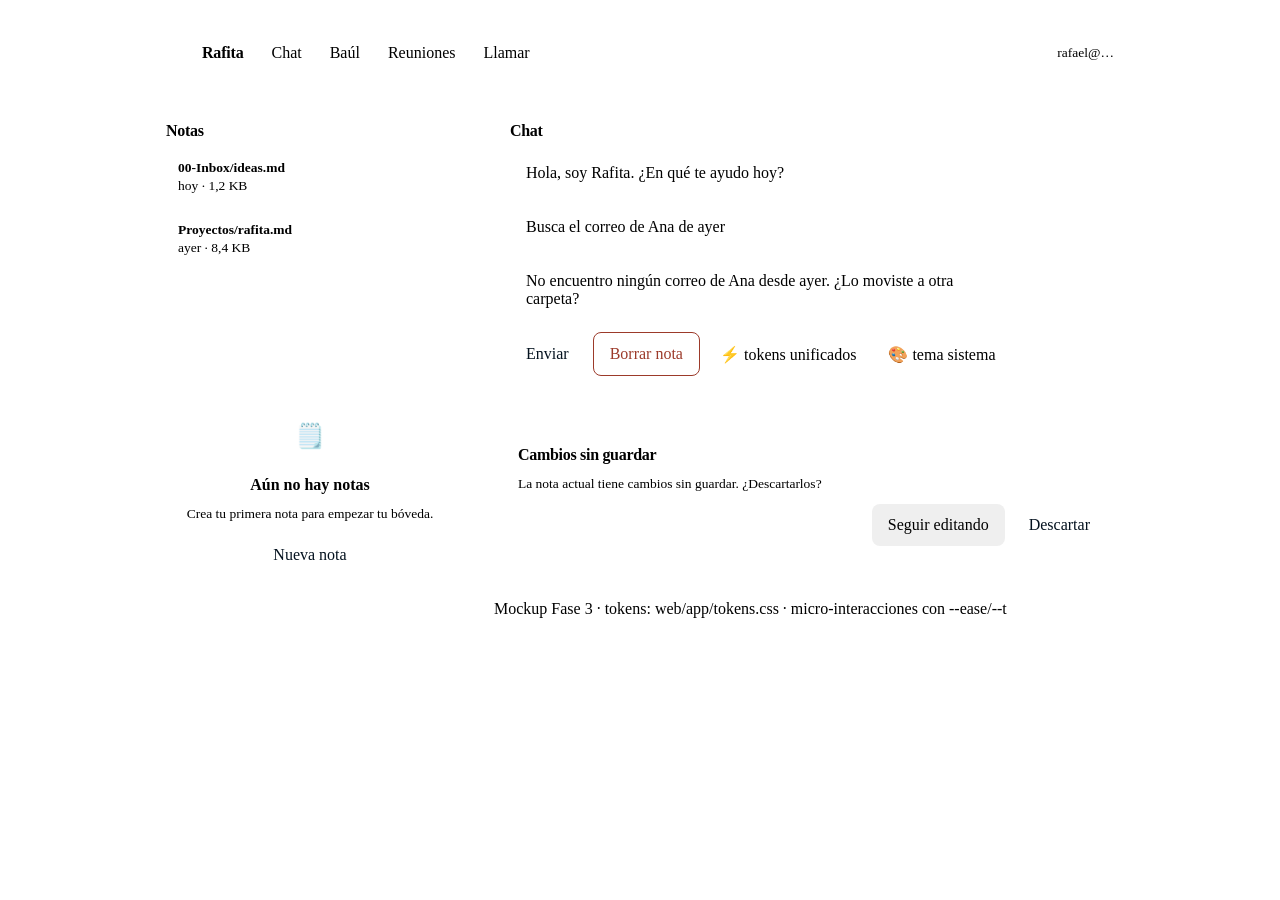
<file: web/mockup/diseno.html>
<!DOCTYPE html>
<html lang="es">
<head>
<meta charset="utf-8">
<title>Mockup — Diseño Rafita (Fase 3)</title>
<link rel="stylesheet" href="../app/design-tokens.css">
<style>
  body { margin: 0; background: var(--bg); color: var(--text); font-family: var(--font-sans); }
  .wrap { max-width: 980px; margin: 0 auto; padding: var(--sp-6); display: grid; gap: var(--sp-6); }
  .topbar {
    display: flex; align-items: center; gap: var(--sp-4);
    background: var(--panel); border-radius: var(--radius-lg);
    padding: var(--sp-3) var(--sp-4); box-shadow: var(--shadow-md);
  }
  .brand { display: flex; align-items: center; gap: var(--sp-2); font-weight: 700; letter-spacing: -0.2px; }
  .brand .dot { width: 28px; height: 28px; border-radius: var(--radius-sm);
    background: linear-gradient(135deg, var(--brand-500), var(--indigo-500)); }
  .tabs { display: flex; gap: var(--sp-1); }
  .tab {
    position: relative; border: 0; background: transparent; color: var(--muted);
    font: 600 var(--fs-sm)/1 var(--font-sans); padding: var(--sp-2) var(--sp-3);
    border-radius: var(--radius-sm); cursor: pointer; transition: color var(--t-fast) var(--ease), background var(--t-fast) var(--ease);
  }
  .tab:hover { color: var(--text); background: var(--panel-2); }
  .tab.active { color: var(--text); }
  .tab.active::after {
    content: ""; position: absolute; left: var(--sp-3); right: var(--sp-3); bottom: -2px;
    height: 2px; border-radius: var(--radius-pill);
    background: linear-gradient(90deg, var(--brand-500), var(--indigo-500));
  }
  .grid { display: grid; grid-template-columns: 320px 1fr; gap: var(--sp-6); }
  .card { background: var(--panel); border-radius: var(--radius-lg); padding: var(--sp-4);
    box-shadow: var(--shadow-sm); display: flex; flex-direction: column; gap: var(--sp-3); }
  h2 { margin: 0; font-size: var(--fs-lg); letter-spacing: -0.3px; }
  .muted { color: var(--muted); font-size: var(--fs-sm); }
  .fila { display: flex; flex-direction: column; gap: 2px; padding: var(--sp-2) var(--sp-3);
    border-radius: var(--radius-sm); transition: background var(--t-fast) var(--ease), transform var(--t-fast) var(--ease); }
  .fila:hover { background: var(--panel-2); transform: translateX(2px); }
  .fila .t { font-weight: 600; font-size: var(--fs-sm); }
  .skeleton { border-radius: var(--radius-sm); background: linear-gradient(90deg,
      var(--panel-2) 25%, rgba(148,163,184,0.25) 50%, var(--panel-2) 75%);
    background-size: 200% 100%; animation: shimmer 1.4s infinite; }
  @keyframes shimmer { from { background-position: 200% 0; } to { background-position: -200% 0; } }
  .vacio { text-align: center; padding: var(--sp-8) var(--sp-4); display: flex;
    flex-direction: column; align-items: center; gap: var(--sp-3); }
  .vacio .icono { width: 56px; height: 56px; border-radius: var(--radius-pill);
    background: var(--panel-2); display: grid; place-items: center; font-size: 24px; }
  .btn { border: 0; cursor: pointer; font: 600 var(--fs-sm)/1 var(--font-sans);
    padding: var(--sp-3) var(--sp-4); border-radius: var(--radius); transition:
      transform var(--t-fast) var(--ease), box-shadow var(--t) var(--ease), filter var(--t-fast) var(--ease); }
  .btn:hover { transform: translateY(-1px); box-shadow: var(--shadow-md); }
  .btn:active { transform: translateY(0); }
  .btn:focus-visible { outline: 2px solid var(--accent); outline-offset: 2px; }
  .btn.primary { color: #04121f; background: linear-gradient(135deg, var(--accent-2), var(--brand-600)); }
  .btn.danger { color: var(--danger); background: transparent; border: 1px solid var(--danger); }
  .burbuja { max-width: 72%; padding: var(--sp-3) var(--sp-4); border-radius: 16px;
    line-height: var(--lh); animation: entra var(--t) var(--ease); }
  @keyframes entra { from { opacity: 0; transform: translateY(6px); } to { opacity: 1; transform: none; } }
  .burbuja.yo { align-self: flex-end; background: linear-gradient(135deg, var(--accent-2), var(--brand-600));
    color: #04121f; border-bottom-right-radius: 4px; }
  .burbuja.ia { align-self: flex-start; background: var(--panel-2); border-bottom-left-radius: 4px; }
  .chat { display: flex; flex-direction: column; gap: var(--sp-3); }
  .modal-card { background: var(--panel); border-radius: var(--radius-lg); padding: var(--sp-6);
    box-shadow: var(--shadow-lg); display: flex; flex-direction: column; gap: var(--sp-3);
    animation: entra var(--t) var(--ease); }
  .chip { display: inline-flex; gap: var(--sp-1); align-items: center; background: var(--panel-2);
    border-radius: var(--radius-pill); padding: var(--sp-1) var(--sp-3); font-size: var(--fs-xs); }
  .leyenda { color: var(--muted); font-size: var(--fs-xs); }
</style>
</head>
<body>
<div class="wrap">
  <div class="topbar">
    <div class="brand"><div class="dot"></div> Rafita</div>
    <div class="tabs">
      <button class="tab active">Chat</button>
      <button class="tab">Baúl</button>
      <button class="tab">Reuniones</button>
      <button class="tab">Llamar</button>
    </div>
    <div class="muted" style="margin-left:auto">rafael@…</div>
  </div>

  <div class="grid">
    <div class="card">
      <h2>Notas</h2>
      <div class="fila"><span class="t">00-Inbox/ideas.md</span><span class="muted">hoy · 1,2 KB</span></div>
      <div class="fila"><span class="t">Proyectos/rafita.md</span><span class="muted">ayer · 8,4 KB</span></div>
      <div class="skeleton" style="height:38px"></div>
      <div class="skeleton" style="height:38px"></div>
      <div class="vacio">
        <div class="icono">🗒️</div>
        <strong>Aún no hay notas</strong>
        <span class="muted">Crea tu primera nota para empezar tu bóveda.</span>
        <button class="btn primary">Nueva nota</button>
      </div>
    </div>

    <div style="display:grid; gap: var(--sp-6);">
      <div class="card chat">
        <h2>Chat</h2>
        <div class="burbuja ia">Hola, soy Rafita. ¿En qué te ayudo hoy?</div>
        <div class="burbuja ya">Busca el correo de Ana de ayer</div>
        <div class="burbuja ia">No encuentro ningún correo de Ana desde ayer. ¿Lo moviste a otra carpeta?</div>
        <div style="display:flex; gap: var(--sp-2)">
          <button class="btn primary">Enviar</button>
          <button class="btn danger">Borrar nota</button>
          <span class="chip">⚡ tokens unificados</span>
          <span class="chip">🎨 tema sistema</span>
        </div>
      </div>
      <div class="modal-card">
        <h2>Cambios sin guardar</h2>
        <div class="muted">La nota actual tiene cambios sin guardar. ¿Descartarlos?</div>
        <div style="display:flex; gap: var(--sp-2); justify-content:flex-end">
          <button class="btn">Seguir editando</button>
          <button class="btn primary">Descartar</button>
        </div>
      </div>
      <div class="leyenda">Mockup Fase 3 · tokens: web/app/tokens.css · micro-interacciones con --ease/--t</div>
    </div>
  </div>
</div>
</body>
</html>
</file>
<file: web/app-dist/design-tokens-93353fc1.css>
:root{--paper:#f5efe3;--surface:#fbf7ee;--surface-2:#ece4d4;--surface-3:#e2d8c4;--ink:#2a251e;--ink-soft:#6c6355;--ink-faint:#8d8471;--line:#ddd3c0;--line-strong:#c6b9a1;--accent:#a94f2b;--accent-ink:#fbf7ee;--accent-soft:#f0d9cc;--secondary:#566a48;--secondary-soft:#dfe6d5;--info:#33636b;--info-soft:#d7e5e6;--ok:#4f6b3a;--ok-soft:#dde7d2;--warn:#8a6519;--warn-soft:#f2e4c8;--danger:#9c3a2a;--danger-soft:#f2d9d3;--grain-opacity:.5;--font-display:'Iowan Old Style','Palatino Linotype',Palatino,'Book Antiqua',Georgia,'Times New Roman',serif;--font-ui:'Avenir Next',Avenir,'Segoe UI','Helvetica Neue',Helvetica,Arial,sans-serif;--font-mono:'SF Mono','Cascadia Mono','JetBrains Mono',Consolas,'Liberation Mono',monospace;--fs-display:clamp(30px,4.2vw,44px);--fs-h1:26px;--fs-h2:20px;--fs-h3:17px;--fs-body:15.5px;--fs-sm:13.5px;--fs-label:11.5px;--fs-caption:11px;--lh-tight:1.18;--lh-title:1.3;--lh-body:1.6;--lh-prose:1.75;--ls-display:-.015em;--ls-title:-.01em;--ls-label:.08em;--fw-regular:400;--fw-medium:500;--fw-semibold:600;--sp-0:0;--sp-1:4px;--sp-2:8px;--sp-3:12px;--sp-4:16px;--sp-5:20px;--sp-6:24px;--sp-8:32px;--sp-10:40px;--sp-12:48px;--sp-16:64px;--sp-20:80px;--radius-xs:3px;--radius-sm:5px;--radius:8px;--radius-lg:12px;--radius-pill:999px;--border:1px solid var(--line);--border-strong:1px solid var(--line-strong);--shadow-1:0 1px 2px rgba(42,37,30,0.05);--shadow-2:0 2px 10px rgba(42,37,30,0.07);--shadow-lift:0 10px 32px rgba(42,37,30,0.1);--z-base:0;--z-sticky:10;--z-overlay:40;--z-modal:60;--z-toast:80;--t-instant:90ms;--t-fast:160ms;--t-base:240ms;--t-slow:420ms;--t-breath:5200ms;--ease-out:cubic-bezier(0.22,0.61,0.36,1);--ease-inout:cubic-bezier(0.45,0.05,0.55,0.95);--ease-spring:cubic-bezier(0.34,1.35,0.64,1);--bp-sm:640px;--bp-md:900px;--bp-lg:1200px;--glyph-ink:var(--ink)}@media(prefers-color-scheme:dark){:root{--paper:#191611;--surface:#211d16;--surface-2:#2a251c;--surface-3:#332d22;--ink:#ece3d2;--ink-soft:#a79c88;--ink-faint:#8d8471;--line:#332d23;--line-strong:#4a4133;--accent:#d4835c;--accent-ink:#211a12;--accent-soft:#3a2a1e;--secondary:#9db28a;--secondary-soft:#2b3324;--info:#7fb0b6;--info-soft:#1f2f31;--ok:#8fae74;--ok-soft:#27301f;--warn:#d3a34e;--warn-soft:#38301d;--danger:#d98a77;--danger-soft:#3a241f;--grain-opacity:.35;--shadow-1:0 1px 2px rgba(0,0,0,0.35);--shadow-2:0 2px 12px rgba(0,0,0,0.4);--shadow-lift:0 12px 36px rgba(0,0,0,0.5)}}@media(prefers-reduced-motion:reduce){:root{--t-instant:0ms;--t-fast:0ms;--t-base:0ms;--t-slow:0ms;--t-breath:0ms}}
</file>
<file: web/app-dist/styles-0c397e72.css>
*{box-sizing:border-box}html{height:100%}body{margin:0;min-height:100dvh;font-family:var(--font-ui);font-size:var(--fs-body);line-height:var(--lh-body);color:var(--ink);background-color:var(--paper);background-image:url("data:image/svg+xml,%3Csvg%20xmlns='http://www.w3.org/2000/svg'%20width='140'%20height='140'%3E%3Cfilter%20id='n'%3E%3CfeTurbulence%20type='fractalNoise'%20baseFrequency='0.9'%20numOctaves='2'%20stitchTiles='stitch'/%3E%3CfeColorMatrix%20type='saturate'%20values='0'/%3E%3C/filter%3E%3Crect%20width='140'%20height='140'%20filter='url(%23n)'%20opacity='0.035'/%3E%3C/svg%3E");-webkit-font-smoothing:antialiased;text-rendering:optimizeLegibility}.sprite{display:none}.hidden{display:none !important}.sr-only{position:absolute;width:1px;height:1px;padding:0;margin:-1px;overflow:hidden;clip:rect(0 0 0 0);white-space:nowrap;border:0}h1,h2,h3{margin:0;font-family:var(--font-display);font-weight:var(--fw-semibold);letter-spacing:var(--ls-title);line-height:var(--lh-title);color:var(--ink)}p{margin:0}a{color:var(--accent);text-decoration-color:color-mix(in srgb,var(--accent) 40%,transparent);text-underline-offset:3px}a:hover{text-decoration-color:var(--accent)}.eyebrow{font-size:var(--fs-label);letter-spacing:var(--ls-label);text-transform:uppercase;color:var(--ink-faint)}.caption{font-size:var(--fs-caption);color:var(--ink-faint);line-height:var(--lh-body)}.prose-caption{font-size:var(--fs-sm);color:var(--ink-soft);max-width:46ch}.error{color:var(--danger);font-size:var(--fs-sm)}.icon{width:17px;height:17px;flex:none;vertical-align:-2px}.glyph{width:20px;height:20px;display:block}.btn{--btn-bg:transparent;--btn-fg:var(--ink);--btn-border:var(--line-strong);display:inline-flex;align-items:center;justify-content:center;gap:var(--sp-2);padding:9px 16px;border:1px solid var(--btn-border);border-radius:var(--radius-sm);background:var(--btn-bg);color:var(--btn-fg);font:inherit;font-size:var(--fs-sm);font-weight:var(--fw-medium);letter-spacing:.01em;cursor:pointer;transition:background-color var(--t-fast) var(--ease-out),border-color var(--t-fast) var(--ease-out),color var(--t-fast) var(--ease-out),box-shadow var(--t-fast) var(--ease-out)}.btn:hover{border-color:var(--ink-faint);background-color:color-mix(in srgb,var(--ink) 4%,var(--btn-bg))}.btn:active{background-color:color-mix(in srgb,var(--ink) 9%,var(--btn-bg));box-shadow:inset 0 1px 2px rgba(42,37,30,0.12)}.btn:focus-visible,input:focus-visible,textarea:focus-visible,a:focus-visible,[tabindex]:focus-visible{outline:2px solid var(--accent);outline-offset:2px}.btn:disabled,.btn[aria-disabled='true']{opacity:.45;cursor:not-allowed}.btn.is-loading{color:transparent;position:relative}.btn.is-loading::after{content:'';position:absolute;inset:0;margin:auto;width:14px;height:14px;border:2px solid currentColor;border-color:var(--ink-soft) transparent var(--ink-soft) var(--ink-soft);border-radius:var(--radius-pill);animation:spin var(--t-slow) linear infinite;color:var(--ink-soft)}@keyframes spin{to{transform:rotate(1turn)}}.btn-primary{--btn-bg:var(--accent);--btn-fg:var(--accent-ink);--btn-border:transparent}.btn-primary:hover{--btn-bg:color-mix(in srgb,var(--accent) 88%,var(--ink));--btn-border:transparent}.btn-primary:active{--btn-bg:color-mix(in srgb,var(--accent) 78%,var(--ink))}.btn-secondary{--btn-bg:var(--surface-2);--btn-fg:var(--ink);--btn-border:var(--line)}.btn-tertiary{--btn-bg:transparent;--btn-fg:var(--ink-soft);--btn-border:transparent;text-decoration:underline;text-decoration-color:color-mix(in srgb,var(--ink-soft) 35%,transparent);text-underline-offset:3px}.btn-ghost{--btn-bg:transparent;--btn-fg:var(--ink-soft);--btn-border:transparent}.btn-ghost:hover{--btn-fg:var(--ink);--btn-border:var(--line)}.btn-danger{--btn-bg:transparent;--btn-fg:var(--danger);--btn-border:color-mix(in srgb,var(--danger) 45%,var(--line))}.btn-danger:hover{--btn-bg:var(--danger-soft)}.btn-icon{padding:9px 11px}.btn-sm{padding:6px 11px;font-size:var(--fs-caption)}.field{display:flex;flex-direction:column;gap:var(--sp-1)}.field label{font-size:var(--fs-label);letter-spacing:var(--ls-label);text-transform:uppercase;color:var(--ink-faint)}input,textarea{font:inherit;font-size:var(--fs-body);color:var(--ink);background:var(--surface);border:1px solid var(--line);border-radius:var(--radius-sm);padding:10px 12px;width:100%;transition:border-color var(--t-fast) var(--ease-out),background-color var(--t-fast) var(--ease-out)}input::placeholder,textarea::placeholder{color:var(--ink-faint)}input:hover,textarea:hover{border-color:var(--line-strong)}.field-inline{position:relative;flex-direction:row;align-items:center;flex:1}.field-inline .icon{position:absolute;left:10px;color:var(--ink-faint);pointer-events:none}.field-inline input{padding-left:34px;background:transparent}.app{min-height:100dvh;display:flex;flex-direction:column}.masthead{position:sticky;top:0;z-index:var(--z-sticky);background:color-mix(in srgb,var(--paper) 92%,transparent);border-bottom:var(--border)}.masthead-inner{max-width:1180px;margin:0 auto;padding:0 var(--sp-6);display:flex;align-items:center;gap:var(--sp-8);min-height:60px}.brand{display:flex;align-items:center;gap:var(--sp-2);font-size:var(--fs-h1);letter-spacing:var(--ls-display)}.brand-mark{display:grid;place-items:center;width:30px;height:30px;border:1px solid var(--line-strong);border-radius:var(--radius-sm);color:var(--accent)}.wordmark{font-family:var(--font-display);font-weight:var(--fw-semibold)}.tabs{display:flex;gap:var(--sp-6);flex:1}.tab{position:relative;display:inline-flex;align-items:center;gap:var(--sp-2);padding:18px 2px 16px;background:0;border:0;color:var(--ink-soft);font:inherit;font-size:var(--fs-sm);font-weight:var(--fw-medium);letter-spacing:.01em;cursor:pointer;transition:color var(--t-fast) var(--ease-out)}.tab .icon{width:15px;height:15px;opacity:.85}.tab:hover{color:var(--ink)}.tab.active{color:var(--ink)}.tab.active::after{content:'';position:absolute;left:0;right:0;bottom:-1px;height:2px;background:var(--accent);border-radius:var(--radius-pill);animation:underline var(--t-base) var(--ease-out)}@keyframes underline{from{transform:scaleX(0.4);opacity:.4}to{transform:scaleX(1);opacity:1}}.session{display:flex;align-items:center;gap:var(--sp-3)}.session-email{font-size:var(--fs-caption);color:var(--ink-faint)}.page{flex:1;width:100%;max-width:1180px;margin:0 auto;padding:var(--sp-8) var(--sp-6) var(--sp-10)}.view{display:none}.view.active{display:block;animation:view-in var(--t-base) var(--ease-out)}@keyframes view-in{from{opacity:0}to{opacity:1}}.section-head{display:flex;align-items:flex-end;justify-content:space-between;gap:var(--sp-6);flex-wrap:wrap;padding-bottom:var(--sp-4);border-bottom:var(--border);margin-bottom:var(--sp-6)}.section-title{font-size:var(--fs-h2)}.login{min-height:100dvh;display:grid;grid-template-columns:minmax(0,1.1fr) minmax(0,0.9fr)}.login-brand{position:relative;display:flex;flex-direction:column;justify-content:center;gap:var(--sp-5);padding:var(--sp-16) clamp(var(--sp-8),7vw,96px);border-right:var(--border);overflow:hidden}.login-brand::before{content:'';position:absolute;inset:0;background-image:repeating-linear-gradient(to bottom,transparent 0 38px,color-mix(in srgb,var(--line) 55%,transparent) 38px 39px);mask-image:linear-gradient(to right,transparent,black 30%,black 70%,transparent);opacity:.5;pointer-events:none}.login-mark{position:relative;display:grid;place-items:center;width:44px;height:44px;border:1px solid var(--line-strong);border-radius:var(--radius-sm);color:var(--accent)}.login-mark .glyph{width:24px;height:24px}.login-brand h1{position:relative;font-size:var(--fs-display);letter-spacing:var(--ls-display)}.login-tagline{position:relative;max-width:38ch;font-size:var(--fs-h3);line-height:var(--lh-body);color:var(--ink-soft)}.login-notes{position:relative;list-style:none;margin:var(--sp-6) 0 0;padding:0;display:flex;flex-direction:column;gap:var(--sp-3)}.login-notes li{display:flex;align-items:center;gap:var(--sp-3);font-size:var(--fs-sm);color:var(--ink-soft)}.login-notes .icon{color:var(--accent)}.login-access{display:flex;flex-direction:column;justify-content:center;gap:var(--sp-4);padding:var(--sp-16) clamp(var(--sp-8),6vw,72px);max-width:460px}.login-title{font-size:var(--fs-h1);margin-bottom:var(--sp-2)}.login-form{display:flex;flex-direction:column;gap:var(--sp-4)}.login-form .btn{margin-top:var(--sp-2);align-self:flex-start}.separator{display:flex;align-items:center;gap:var(--sp-3);color:var(--ink-faint);font-size:var(--fs-caption)}.separator::before,.separator::after{content:'';flex:1;height:1px;background:var(--line)}.google-btn{display:flex;align-items:center;justify-content:center;gap:var(--sp-3);padding:9px 16px;border:var(--border);border-radius:var(--radius-sm);background:var(--surface);color:var(--ink);font-size:var(--fs-sm);font-weight:var(--fw-medium);text-decoration:none;transition:border-color var(--t-fast) var(--ease-out),background-color var(--t-fast) var(--ease-out)}.google-btn:hover{border-color:var(--line-strong);background:var(--surface-2)}.google-device{border:var(--border);border-radius:var(--radius-sm);padding:var(--sp-4);font-size:var(--fs-sm);display:flex;flex-direction:column;gap:var(--sp-2);background:var(--surface)}.device-code{font-family:var(--font-mono);font-size:var(--fs-h2);letter-spacing:.14em;text-align:center;color:var(--accent)}#view-chat.active{display:flex;flex-direction:column;gap:var(--sp-4)}.messages{min-height:calc(100dvh - 240px);max-height:calc(100dvh - 240px);overflow-y:auto;display:flex;flex-direction:column;gap:0;padding:var(--sp-2) 0 var(--sp-4);width:100%;max-width:820px;margin:0 auto}.bubble{max-width:min(72ch,88%);font-size:var(--fs-body);line-height:var(--lh-prose);margin-top:var(--sp-5)}.bubble.continuacion{margin-top:var(--sp-1)}.bubble.bot,.bubble.typing{display:grid;grid-template-columns:30px 1fr;gap:var(--sp-3);align-self:flex-start;animation:message-in var(--t-base) var(--ease-out)}.bubble.bot>div,.bubble.typing>div{background:var(--surface-2);border:1px solid var(--line);border-radius:var(--radius) var(--radius) var(--radius) var(--radius-xs);padding:var(--sp-3) var(--sp-4)}.bubble.bot::before,.bubble.typing::before{content:'';width:30px;height:30px;border:1px solid var(--line-strong);border-radius:var(--radius-sm);background-color:var(--accent);-webkit-mask-image:url("data:image/svg+xml,%3Csvg%20xmlns='http://www.w3.org/2000/svg'%20viewBox='0%200%2024%2024'%3E%3Cpath%20d='M12%203c.6%203.9%201.9%205.7%205.6%206.6-3.7.9-5%202.7-5.6%206.6-.6-3.9-1.9-5.7-5.6-6.6C10.1%208.7%2011.4%206.9%2012%203Z'%20fill='none'%20stroke='black'%20stroke-width='1.5'/%3E%3C/svg%3E");mask-image:url("data:image/svg+xml,%3Csvg%20xmlns='http://www.w3.org/2000/svg'%20viewBox='0%200%2024%2024'%3E%3Cpath%20d='M12%203c.6%203.9%201.9%205.7%205.6%206.6-3.7.9-5%202.7-5.6%206.6-.6-3.9-1.9-5.7-5.6-6.6C10.1%208.7%2011.4%206.9%2012%203Z'%20fill='none'%20stroke='black'%20stroke-width='1.5'/%3E%3C/svg%3E");-webkit-mask-size:17px;mask-size:17px;-webkit-mask-position:center;mask-position:center;-webkit-mask-repeat:no-repeat;mask-repeat:no-repeat}.bubble.bot .who{display:block;font-family:var(--font-display);font-size:var(--fs-sm);font-weight:var(--fw-semibold);letter-spacing:0;color:var(--ink);margin-bottom:2px}.bubble.bot.continuacion::before{visibility:hidden}.bubble.bot.continuacion .who{display:none}.bubble.bot .time{display:block;font-size:var(--fs-caption);color:var(--ink-soft);margin-top:var(--sp-1)}.bubble.user .time{display:block;font-size:var(--fs-caption);color:var(--ink);margin-top:var(--sp-1)}.bubble.user{align-self:flex-end;background:var(--accent-soft);border:1px solid color-mix(in srgb,var(--accent) 22%,transparent);border-radius:var(--radius) var(--radius) var(--radius-xs) var(--radius);padding:var(--sp-3) var(--sp-4);animation:message-in var(--t-base) var(--ease-out)}@keyframes message-in{from{opacity:0;transform:translateY(4px)}to{opacity:1;transform:none}}.bubble code{font-family:var(--font-mono);font-size:.92em;background:var(--surface-2);border-radius:var(--radius-xs);padding:1px 5px}.bubble .tabla-scroll{overflow-x:auto;margin:var(--sp-2) 0}.bubble table{border-collapse:collapse;font-size:var(--fs-sm);min-width:320px}.bubble th,.bubble td{border-bottom:1px solid var(--line);padding:6px 10px;text-align:left;white-space:nowrap}.bubble th{font-family:var(--font-display);font-weight:var(--fw-semibold);color:var(--ink)}.bubble.typing .typing-dots{display:inline-flex;align-items:center;gap:5px;min-height:24px}.bubble.typing .dot{width:6px;height:6px;border-radius:var(--radius-pill);background:var(--accent);animation:typing var(--t-slow) var(--ease-inout) infinite}.bubble.typing .dot:nth-child(2){animation-delay:calc(var(--t-slow) / 3)}.bubble.typing .dot:nth-child(3){animation-delay:calc(var(--t-slow) / 1.5)}@keyframes typing{0%,100%{opacity:.25;transform:translateY(0)}50%{opacity:1;transform:translateY(-2px)}}.composer{display:flex;gap:var(--sp-3);align-items:center;width:100%;max-width:820px;margin:0 auto;position:sticky;bottom:0;z-index:var(--z-sticky);background:var(--paper);border-top:var(--border);padding:var(--sp-4) 0 var(--sp-3)}.composer input{flex:1;border-color:transparent;background:transparent;font-size:var(--fs-body)}.composer input:hover,.composer input:focus{border-color:var(--line);background:var(--surface)}.vault-toolbar{display:flex;gap:var(--sp-3);flex-wrap:wrap;align-items:center}.vault-toolbar .btn{flex:none}.vault-grid{display:grid;grid-template-columns:minmax(240px,320px) minmax(0,1fr);gap:var(--sp-6);align-items:start}.note-list{list-style:none;margin:0;padding:0;max-height:68dvh;overflow-y:auto;border-top:var(--border)}.note-list li{padding:var(--sp-3) var(--sp-2);border-bottom:var(--border);cursor:pointer;display:flex;flex-direction:column;gap:2px;transition:background-color var(--t-fast) var(--ease-out),padding-left var(--t-fast) var(--ease-out)}.note-list li:hover{background:color-mix(in srgb,var(--ink) 3%,transparent);padding-left:var(--sp-3)}.note-list li.active{background:color-mix(in srgb,var(--accent) 7%,transparent);box-shadow:inset 2px 0 0 var(--accent)}.note-list .title{font-family:var(--font-display);font-size:var(--fs-h3);letter-spacing:-.005em;line-height:var(--lh-title)}.note-list .small{font-size:var(--fs-caption);color:var(--ink-faint)}#vault-more,#chat-more{border-bottom:0}#vault-more button,#chat-more button{width:100%}.editor{display:flex;flex-direction:column;gap:var(--sp-3);min-height:40dvh}.editor-head{display:flex;gap:var(--sp-3);align-items:center;flex-wrap:wrap;padding-bottom:var(--sp-3);border-bottom:var(--border)}.editor-path{flex:1;min-width:200px;font-family:var(--font-mono);font-size:var(--fs-sm);border-color:transparent;background:transparent}.editor-path:hover,.editor-path:focus{border-color:var(--line);background:var(--surface)}.editor-actions{display:flex;gap:var(--sp-2)}.editor-title{font-size:var(--fs-h2)}input.editor-title{font-family:var(--font-display);font-weight:var(--fw-semibold);letter-spacing:var(--ls-title);flex:1;min-width:180px;border-color:transparent;background:transparent}input.editor-title:hover,input.editor-title:focus{border-color:var(--line);background:var(--surface)}.editor-status{font-size:var(--fs-caption);color:var(--ink-faint);min-height:1em}.editor-body{min-height:48dvh;resize:vertical;font-family:var(--font-display);font-size:16.5px;line-height:var(--lh-prose);background:transparent;border-color:transparent;padding:var(--sp-2) 0}.editor-body:hover,.editor-body:focus{border-color:var(--line);background:var(--surface)}.meet-title{flex:1;min-width:180px}.meet-summary{font-size:var(--fs-sm);line-height:var(--lh-body);color:var(--ink-soft);border-left:2px solid var(--line-strong);padding-left:var(--sp-4)}.meet-summary ul{margin:var(--sp-2) 0 0;padding-left:var(--sp-5)}.meet-summary strong{display:block;margin-top:var(--sp-3);font-family:var(--font-display);color:var(--ink)}.call-wrap{display:grid;place-items:center;min-height:68dvh}.call-placeholder{display:flex;flex-direction:column;align-items:center;gap:var(--sp-4);text-align:center;max-width:46ch}.call-mark{display:grid;place-items:center;width:52px;height:52px;border:1px solid var(--line-strong);border-radius:50%;color:var(--accent)}.call-frame{width:100%;height:78dvh;border:var(--border);border-radius:var(--radius);background:var(--surface)}.skeleton{height:44px;border-bottom:var(--border);position:relative;overflow:hidden}.skeleton::after{content:'';position:absolute;left:0;right:40%;top:50%;height:1px;background:var(--line-strong);animation:pulse-line 1400ms var(--ease-inout) infinite}@keyframes pulse-line{0%,100%{opacity:.25;transform:scaleX(1)}50%{opacity:.7;transform:scaleX(1.3)}}.vacio{display:flex;flex-direction:column;align-items:center;gap:var(--sp-3);text-align:center;padding:var(--sp-12) var(--sp-4)}.vacio .icono{display:grid;place-items:center;width:48px;height:48px;border:1px solid var(--line-strong);border-radius:50%;color:var(--accent)}.vacio .icono svg{width:22px;height:22px}.vacio strong{font-family:var(--font-display);font-size:var(--fs-h3);font-weight:var(--fw-semibold)}.vacio .muted{font-size:var(--fs-sm);color:var(--ink-soft);max-width:44ch}.note-list .vacio,.note-list .error{border-bottom:0;cursor:default}.modal{position:fixed;inset:0;z-index:var(--z-modal);background:color-mix(in srgb,var(--ink) 42%,transparent);display:grid;place-items:center;padding:var(--sp-6);animation:fade var(--t-fast) var(--ease-out)}@keyframes fade{from{opacity:0}to{opacity:1}}.modal-card{width:min(420px,100%);background:var(--surface);border:var(--border);border-radius:var(--radius);box-shadow:var(--shadow-lift);padding:var(--sp-6);display:flex;flex-direction:column;gap:var(--sp-3);animation:modal-in var(--t-base) var(--ease-spring)}@keyframes modal-in{from{opacity:0;transform:translateY(6px)}to{opacity:1;transform:none}}.modal-title{font-size:var(--fs-h2)}.modal-message{color:var(--ink-soft);font-size:var(--fs-sm);white-space:pre-wrap}.modal-actions{display:flex;gap:var(--sp-2);justify-content:flex-end;margin-top:var(--sp-2)}@media(max-width:900px){.masthead-inner{flex-wrap:wrap;gap:var(--sp-4);padding-bottom:var(--sp-2)}.tabs{order:3;flex:0 0 100%;width:100%;min-width:0;gap:var(--sp-5);overflow-x:auto;scrollbar-width:none}.tabs::-webkit-scrollbar{display:none}.session{margin-left:auto}.login{grid-template-columns:1fr}.login-brand{border-right:0;border-bottom:var(--border);padding:var(--sp-12) var(--sp-6)}.login-notes{display:none}.login-access{max-width:none;padding:var(--sp-8) var(--sp-6) var(--sp-12)}.vault-grid{grid-template-columns:1fr}.note-list{max-height:34dvh}.messages{min-height:calc(100dvh - 280px);max-height:calc(100dvh - 280px)}}@media(max-width:640px){.page{padding:var(--sp-5) var(--sp-4) var(--sp-8)}.masthead-inner{padding:0 var(--sp-4)}.bubble{max-width:94%;overflow-wrap:anywhere}.section-head{align-items:flex-start}.btn{padding:11px 16px}.btn-sm{padding:9px 12px;font-size:var(--fs-sm)}.vault-toolbar{width:100%;flex-direction:column;align-items:stretch}.vault-toolbar .field-inline,.vault-toolbar .btn,.vault-toolbar input{flex:1 1 auto;width:100%}.tabs{gap:var(--sp-3)}.note-list li{padding:var(--sp-4) var(--sp-3)}.editor-actions{width:100%}.editor-actions .btn{flex:1}}@media(prefers-reduced-motion:reduce){*,*::before,*::after{animation-duration:.01ms !important;animation-iteration-count:1 !important;transition-duration:.01ms !important}}
</file>
<file: web/app/design-tokens.css>
/* ============================================================
   Rafita — Sistema de diseño (fuente única)
   Identidad: editorial + artesanal + tecnológica + minimalista.
   Papel cálido, tinta carbón, terracota como acento, salvia y
   petróleo como secundarios. Nada neón, nada glass, nada glow.
   Lo consumen la SPA (web/app) y la página de llamada
   (web/call_rafita.html) — ninguna redefine su propia identidad.
   ============================================================ */

:root {
  /* ---------- color: tema claro (papel cálido) ---------- */
  --paper: #f5efe3; /* fondo base, marfil cálido */
  --surface: #fbf7ee; /* superficie elevada, blanco cálido */
  --surface-2: #ece4d4; /* beige secundario */
  --surface-3: #e2d8c4; /* beige más profundo (pressed) */
  --ink: #2a251e; /* texto principal, carbón cálido */
  --ink-soft: #6c6355; /* texto secundario */
  --ink-faint: #8d8471; /* metadatos/captions */
  --line: #ddd3c0; /* bordes finos */
  --line-strong: #c6b9a1; /* bordes activos */
  --accent: #a94f2b; /* terracota (acento principal) */
  --accent-ink: #fbf7ee; /* texto sobre acento */
  --accent-soft: #f0d9cc; /* tinte terracota para fondos */
  --secondary: #566a48; /* verde salvia (secundario) */
  --secondary-soft: #dfe6d5;
  --info: #33636b; /* azul petróleo (solo informativo) */
  --info-soft: #d7e5e6;
  --ok: #4f6b3a;
  --ok-soft: #dde7d2;
  --warn: #8a6519;
  --warn-soft: #f2e4c8;
  --danger: #9c3a2a;
  --danger-soft: #f2d9d3;
  --grain-opacity: 0.5;

  /* ---------- tipografía ---------- */
  --font-display:
    'Iowan Old Style', 'Palatino Linotype', Palatino, 'Book Antiqua', Georgia, 'Times New Roman',
    serif;
  --font-ui: 'Avenir Next', Avenir, 'Segoe UI', 'Helvetica Neue', Helvetica, Arial, sans-serif;
  --font-mono: 'SF Mono', 'Cascadia Mono', 'JetBrains Mono', Consolas, 'Liberation Mono', monospace;

  --fs-display: clamp(30px, 4.2vw, 44px);
  --fs-h1: 26px;
  --fs-h2: 20px;
  --fs-h3: 17px;
  --fs-body: 15.5px;
  --fs-sm: 13.5px;
  --fs-label: 11.5px;
  --fs-caption: 11px;

  --lh-tight: 1.18;
  --lh-title: 1.3;
  --lh-body: 1.6;
  --lh-prose: 1.75;

  --ls-display: -0.015em;
  --ls-title: -0.01em;
  --ls-label: 0.08em;

  --fw-regular: 400;
  --fw-medium: 500;
  --fw-semibold: 600;

  /* ---------- espaciado (escala 4) ---------- */
  --sp-0: 0;
  --sp-1: 4px;
  --sp-2: 8px;
  --sp-3: 12px;
  --sp-4: 16px;
  --sp-5: 20px;
  --sp-6: 24px;
  --sp-8: 32px;
  --sp-10: 40px;
  --sp-12: 48px;
  --sp-16: 64px;
  --sp-20: 80px;

  /* ---------- formas ---------- */
  --radius-xs: 3px;
  --radius-sm: 5px;
  --radius: 8px;
  --radius-lg: 12px;
  --radius-pill: 999px;

  /* ---------- bordes y sombras (muy suaves) ---------- */
  --border: 1px solid var(--line);
  --border-strong: 1px solid var(--line-strong);
  --shadow-1: 0 1px 2px rgba(42, 37, 30, 0.05);
  --shadow-2: 0 2px 10px rgba(42, 37, 30, 0.07);
  --shadow-lift: 0 10px 32px rgba(42, 37, 30, 0.1);

  /* ---------- z-index ---------- */
  --z-base: 0;
  --z-sticky: 10;
  --z-overlay: 40;
  --z-modal: 60;
  --z-toast: 80;

  /* ---------- movimiento ---------- */
  --t-instant: 90ms;
  --t-fast: 160ms;
  --t-base: 240ms;
  --t-slow: 420ms;
  --t-breath: 5200ms;
  --ease-out: cubic-bezier(0.22, 0.61, 0.36, 1);
  --ease-inout: cubic-bezier(0.45, 0.05, 0.55, 0.95);
  --ease-spring: cubic-bezier(0.34, 1.35, 0.64, 1);

  /* ---------- breakpoints (referencia; usar en @media) ---------- */
  --bp-sm: 640px;
  --bp-md: 900px;
  --bp-lg: 1200px;

  /* ---------- gráfico de identidad ---------- */
  --glyph-ink: var(--ink);
}

/* ---------- tema oscuro (carbón cálido, no inversión) ---------- */
@media (prefers-color-scheme: dark) {
  :root {
    --paper: #191611;
    --surface: #211d16;
    --surface-2: #2a251c;
    --surface-3: #332d22;
    --ink: #ece3d2;
    --ink-soft: #a79c88;
    --ink-faint: #8d8471;
    --line: #332d23;
    --line-strong: #4a4133;
    --accent: #d4835c;
    --accent-ink: #211a12;
    --accent-soft: #3a2a1e;
    --secondary: #9db28a;
    --secondary-soft: #2b3324;
    --info: #7fb0b6;
    --info-soft: #1f2f31;
    --ok: #8fae74;
    --ok-soft: #27301f;
    --warn: #d3a34e;
    --warn-soft: #38301d;
    --danger: #d98a77;
    --danger-soft: #3a241f;
    --grain-opacity: 0.35;
    --shadow-1: 0 1px 2px rgba(0, 0, 0, 0.35);
    --shadow-2: 0 2px 12px rgba(0, 0, 0, 0.4);
    --shadow-lift: 0 12px 36px rgba(0, 0, 0, 0.5);
  }
}

/* ---------- accesibilidad: menos movimiento ---------- */
@media (prefers-reduced-motion: reduce) {
  :root {
    --t-instant: 0ms;
    --t-fast: 0ms;
    --t-base: 0ms;
    --t-slow: 0ms;
    --t-breath: 0ms;
  }
}
</file>
<file: web/app/styles.css>
/* ============================================================
   Rafita — SPA
   Composición editorial sobre papel: tipografía serif para la voz
   de Rafita y los títulos, sans humanista para la interfaz, líneas
   finas en lugar de tarjetas, terracota como único acento cálido.
   Los tokens viven en design-tokens.css (fuente única).
   ============================================================ */

* {
  box-sizing: border-box;
}

html {
  height: 100%;
}

body {
  margin: 0;
  min-height: 100dvh;
  font-family: var(--font-ui);
  font-size: var(--fs-body);
  line-height: var(--lh-body);
  color: var(--ink);
  background-color: var(--paper);
  /* Grano de papel: extremadamente sutil, nunca decoración protagonista. */
  background-image: url("data:image/svg+xml,%3Csvg%20xmlns='http://www.w3.org/2000/svg'%20width='140'%20height='140'%3E%3Cfilter%20id='n'%3E%3CfeTurbulence%20type='fractalNoise'%20baseFrequency='0.9'%20numOctaves='2'%20stitchTiles='stitch'/%3E%3CfeColorMatrix%20type='saturate'%20values='0'/%3E%3C/filter%3E%3Crect%20width='140'%20height='140'%20filter='url(%23n)'%20opacity='0.035'/%3E%3C/svg%3E");
  -webkit-font-smoothing: antialiased;
  text-rendering: optimizeLegibility;
}

.sprite {
  display: none;
}

.hidden {
  display: none !important;
}

.sr-only {
  position: absolute;
  width: 1px;
  height: 1px;
  padding: 0;
  margin: -1px;
  overflow: hidden;
  clip: rect(0 0 0 0);
  white-space: nowrap;
  border: 0;
}

/* ---------- tipografía base ---------- */
h1,
h2,
h3 {
  margin: 0;
  font-family: var(--font-display);
  font-weight: var(--fw-semibold);
  letter-spacing: var(--ls-title);
  line-height: var(--lh-title);
  color: var(--ink);
}

p {
  margin: 0;
}

a {
  color: var(--accent);
  text-decoration-color: color-mix(in srgb, var(--accent) 40%, transparent);
  text-underline-offset: 3px;
}

a:hover {
  text-decoration-color: var(--accent);
}

.eyebrow {
  font-size: var(--fs-label);
  letter-spacing: var(--ls-label);
  text-transform: uppercase;
  color: var(--ink-faint);
}

.caption {
  font-size: var(--fs-caption);
  color: var(--ink-faint);
  line-height: var(--lh-body);
}

.prose-caption {
  font-size: var(--fs-sm);
  color: var(--ink-soft);
  max-width: 46ch;
}

.error {
  color: var(--danger);
  font-size: var(--fs-sm);
}

.icon {
  width: 17px;
  height: 17px;
  flex: none;
  vertical-align: -2px;
}

.glyph {
  width: 20px;
  height: 20px;
  display: block;
}

/* ---------- botones: un solo sistema ---------- */
.btn {
  --btn-bg: transparent;
  --btn-fg: var(--ink);
  --btn-border: var(--line-strong);
  display: inline-flex;
  align-items: center;
  justify-content: center;
  gap: var(--sp-2);
  padding: 9px 16px;
  border: 1px solid var(--btn-border);
  border-radius: var(--radius-sm);
  background: var(--btn-bg);
  color: var(--btn-fg);
  font: inherit;
  font-size: var(--fs-sm);
  font-weight: var(--fw-medium);
  letter-spacing: 0.01em;
  cursor: pointer;
  transition:
    background-color var(--t-fast) var(--ease-out),
    border-color var(--t-fast) var(--ease-out),
    color var(--t-fast) var(--ease-out),
    box-shadow var(--t-fast) var(--ease-out);
}

.btn:hover {
  border-color: var(--ink-faint);
  background-color: color-mix(in srgb, var(--ink) 4%, var(--btn-bg));
}

.btn:active {
  background-color: color-mix(in srgb, var(--ink) 9%, var(--btn-bg));
  box-shadow: inset 0 1px 2px rgba(42, 37, 30, 0.12);
}

.btn:focus-visible,
input:focus-visible,
textarea:focus-visible,
a:focus-visible,
[tabindex]:focus-visible {
  outline: 2px solid var(--accent);
  outline-offset: 2px;
}

.btn:disabled,
.btn[aria-disabled='true'] {
  opacity: 0.45;
  cursor: not-allowed;
}

.btn.is-loading {
  color: transparent;
  position: relative;
}

.btn.is-loading::after {
  content: '';
  position: absolute;
  inset: 0;
  margin: auto;
  width: 14px;
  height: 14px;
  border: 2px solid currentColor;
  border-color: var(--ink-soft) transparent var(--ink-soft) var(--ink-soft);
  border-radius: var(--radius-pill);
  animation: spin var(--t-slow) linear infinite;
  color: var(--ink-soft);
}

@keyframes spin {
  to {
    transform: rotate(1turn);
  }
}

.btn-primary {
  --btn-bg: var(--accent);
  --btn-fg: var(--accent-ink);
  --btn-border: transparent;
}

.btn-primary:hover {
  --btn-bg: color-mix(in srgb, var(--accent) 88%, var(--ink));
  --btn-border: transparent;
}

.btn-primary:active {
  --btn-bg: color-mix(in srgb, var(--accent) 78%, var(--ink));
}

.btn-secondary {
  --btn-bg: var(--surface-2);
  --btn-fg: var(--ink);
  --btn-border: var(--line);
}

.btn-tertiary {
  --btn-bg: transparent;
  --btn-fg: var(--ink-soft);
  --btn-border: transparent;
  text-decoration: underline;
  text-decoration-color: color-mix(in srgb, var(--ink-soft) 35%, transparent);
  text-underline-offset: 3px;
}

.btn-ghost {
  --btn-bg: transparent;
  --btn-fg: var(--ink-soft);
  --btn-border: transparent;
}

.btn-ghost:hover {
  --btn-fg: var(--ink);
  --btn-border: var(--line);
}

.btn-danger {
  --btn-bg: transparent;
  --btn-fg: var(--danger);
  --btn-border: color-mix(in srgb, var(--danger) 45%, var(--line));
}

.btn-danger:hover {
  --btn-bg: var(--danger-soft);
}

.btn-icon {
  padding: 9px 11px;
}

.btn-sm {
  padding: 6px 11px;
  font-size: var(--fs-caption);
}

/* ---------- campos ---------- */
.field {
  display: flex;
  flex-direction: column;
  gap: var(--sp-1);
}

.field label {
  font-size: var(--fs-label);
  letter-spacing: var(--ls-label);
  text-transform: uppercase;
  color: var(--ink-faint);
}

input,
textarea {
  font: inherit;
  font-size: var(--fs-body);
  color: var(--ink);
  background: var(--surface);
  border: 1px solid var(--line);
  border-radius: var(--radius-sm);
  padding: 10px 12px;
  width: 100%;
  transition:
    border-color var(--t-fast) var(--ease-out),
    background-color var(--t-fast) var(--ease-out);
}

input::placeholder,
textarea::placeholder {
  color: var(--ink-faint);
}

input:hover,
textarea:hover {
  border-color: var(--line-strong);
}

.field-inline {
  position: relative;
  flex-direction: row;
  align-items: center;
  flex: 1;
}

.field-inline .icon {
  position: absolute;
  left: 10px;
  color: var(--ink-faint);
  pointer-events: none;
}

.field-inline input {
  padding-left: 34px;
  background: transparent;
}

/* ---------- estructura general ---------- */
.app {
  min-height: 100dvh;
  display: flex;
  flex-direction: column;
}

.masthead {
  position: sticky;
  top: 0;
  z-index: var(--z-sticky);
  background: color-mix(in srgb, var(--paper) 92%, transparent);
  border-bottom: var(--border);
}

.masthead-inner {
  max-width: 1180px;
  margin: 0 auto;
  padding: 0 var(--sp-6);
  display: flex;
  align-items: center;
  gap: var(--sp-8);
  min-height: 60px;
}

.brand {
  display: flex;
  align-items: center;
  gap: var(--sp-2);
  font-size: var(--fs-h1);
  letter-spacing: var(--ls-display);
}

.brand-mark {
  display: grid;
  place-items: center;
  width: 30px;
  height: 30px;
  border: 1px solid var(--line-strong);
  border-radius: var(--radius-sm);
  color: var(--accent);
}

.wordmark {
  font-family: var(--font-display);
  font-weight: var(--fw-semibold);
}

/* pestañas: navegación subrayada, no píldoras */
.tabs {
  display: flex;
  gap: var(--sp-6);
  flex: 1;
}

.tab {
  position: relative;
  display: inline-flex;
  align-items: center;
  gap: var(--sp-2);
  padding: 18px 2px 16px;
  background: none;
  border: 0;
  color: var(--ink-soft);
  font: inherit;
  font-size: var(--fs-sm);
  font-weight: var(--fw-medium);
  letter-spacing: 0.01em;
  cursor: pointer;
  transition: color var(--t-fast) var(--ease-out);
}

.tab .icon {
  width: 15px;
  height: 15px;
  opacity: 0.85;
}

.tab:hover {
  color: var(--ink);
}

.tab.active {
  color: var(--ink);
}

.tab.active::after {
  content: '';
  position: absolute;
  left: 0;
  right: 0;
  bottom: -1px;
  height: 2px;
  background: var(--accent);
  border-radius: var(--radius-pill);
  animation: underline var(--t-base) var(--ease-out);
}

@keyframes underline {
  from {
    transform: scaleX(0.4);
    opacity: 0.4;
  }
  to {
    transform: scaleX(1);
    opacity: 1;
  }
}

.session {
  display: flex;
  align-items: center;
  gap: var(--sp-3);
}

.session-email {
  font-size: var(--fs-caption);
  color: var(--ink-faint);
}

.page {
  flex: 1;
  width: 100%;
  max-width: 1180px;
  margin: 0 auto;
  padding: var(--sp-8) var(--sp-6) var(--sp-10);
}

.view {
  display: none;
}

.view.active {
  display: block;
  animation: view-in var(--t-base) var(--ease-out);
}

@keyframes view-in {
  from {
    opacity: 0;
  }
  to {
    opacity: 1;
  }
}

.section-head {
  display: flex;
  align-items: flex-end;
  justify-content: space-between;
  gap: var(--sp-6);
  flex-wrap: wrap;
  padding-bottom: var(--sp-4);
  border-bottom: var(--border);
  margin-bottom: var(--sp-6);
}

.section-title {
  font-size: var(--fs-h2);
}

/* ============================================================
   LOGIN — composición asimétrica, dos columnas editoriales
   ============================================================ */
.login {
  min-height: 100dvh;
  display: grid;
  grid-template-columns: minmax(0, 1.1fr) minmax(0, 0.9fr);
}

.login-brand {
  position: relative;
  display: flex;
  flex-direction: column;
  justify-content: center;
  gap: var(--sp-5);
  padding: var(--sp-16) clamp(var(--sp-8), 7vw, 96px);
  border-right: var(--border);
  overflow: hidden;
}

/* líneas finas de cuaderno como motivo gráfico, sin ruido */
.login-brand::before {
  content: '';
  position: absolute;
  inset: 0;
  background-image: repeating-linear-gradient(
    to bottom,
    transparent 0 38px,
    color-mix(in srgb, var(--line) 55%, transparent) 38px 39px
  );
  mask-image: linear-gradient(to right, transparent, black 30%, black 70%, transparent);
  opacity: 0.5;
  pointer-events: none;
}

.login-mark {
  position: relative;
  display: grid;
  place-items: center;
  width: 44px;
  height: 44px;
  border: 1px solid var(--line-strong);
  border-radius: var(--radius-sm);
  color: var(--accent);
}

.login-mark .glyph {
  width: 24px;
  height: 24px;
}

.login-brand h1 {
  position: relative;
  font-size: var(--fs-display);
  letter-spacing: var(--ls-display);
}

.login-tagline {
  position: relative;
  max-width: 38ch;
  font-size: var(--fs-h3);
  line-height: var(--lh-body);
  color: var(--ink-soft);
}

.login-notes {
  position: relative;
  list-style: none;
  margin: var(--sp-6) 0 0;
  padding: 0;
  display: flex;
  flex-direction: column;
  gap: var(--sp-3);
}

.login-notes li {
  display: flex;
  align-items: center;
  gap: var(--sp-3);
  font-size: var(--fs-sm);
  color: var(--ink-soft);
}

.login-notes .icon {
  color: var(--accent);
}

.login-access {
  display: flex;
  flex-direction: column;
  justify-content: center;
  gap: var(--sp-4);
  padding: var(--sp-16) clamp(var(--sp-8), 6vw, 72px);
  max-width: 460px;
}

.login-title {
  font-size: var(--fs-h1);
  margin-bottom: var(--sp-2);
}

.login-form {
  display: flex;
  flex-direction: column;
  gap: var(--sp-4);
}

.login-form .btn {
  margin-top: var(--sp-2);
  align-self: flex-start;
}

.separator {
  display: flex;
  align-items: center;
  gap: var(--sp-3);
  color: var(--ink-faint);
  font-size: var(--fs-caption);
}

.separator::before,
.separator::after {
  content: '';
  flex: 1;
  height: 1px;
  background: var(--line);
}

.google-btn {
  display: flex;
  align-items: center;
  justify-content: center;
  gap: var(--sp-3);
  padding: 9px 16px;
  border: var(--border);
  border-radius: var(--radius-sm);
  background: var(--surface);
  color: var(--ink);
  font-size: var(--fs-sm);
  font-weight: var(--fw-medium);
  text-decoration: none;
  transition:
    border-color var(--t-fast) var(--ease-out),
    background-color var(--t-fast) var(--ease-out);
}

.google-btn:hover {
  border-color: var(--line-strong);
  background: var(--surface-2);
}

.google-device {
  border: var(--border);
  border-radius: var(--radius-sm);
  padding: var(--sp-4);
  font-size: var(--fs-sm);
  display: flex;
  flex-direction: column;
  gap: var(--sp-2);
  background: var(--surface);
}

.device-code {
  font-family: var(--font-mono);
  font-size: var(--fs-h2);
  letter-spacing: 0.14em;
  text-align: center;
  color: var(--accent);
}

/* ============================================================
   CHAT — conversación editorial, no burbujas genéricas
   ============================================================ */
#view-chat.active {
  display: flex;
  flex-direction: column;
  gap: var(--sp-4);
}

.messages {
  min-height: calc(100dvh - 240px);
  max-height: calc(100dvh - 240px);
  overflow-y: auto;
  display: flex;
  flex-direction: column;
  gap: 0;
  padding: var(--sp-2) 0 var(--sp-4);
  width: 100%;
  max-width: 820px;
  margin: 0 auto;
}

.bubble {
  max-width: min(72ch, 88%);
  font-size: var(--fs-body);
  line-height: var(--lh-prose);
  margin-top: var(--sp-5);
}

/* mismo emisor seguido: pegados; turnos distintos: con aire */
.bubble.continuacion {
  margin-top: var(--sp-1);
}

/* Rafita: avatar + burbuja, mismo componente que el usuario */
.bubble.bot,
.bubble.typing {
  display: grid;
  grid-template-columns: 30px 1fr;
  gap: var(--sp-3);
  align-self: flex-start;
  animation: message-in var(--t-base) var(--ease-out);
}

.bubble.bot > div,
.bubble.typing > div {
  background: var(--surface-2);
  border: 1px solid var(--line);
  border-radius: var(--radius) var(--radius) var(--radius) var(--radius-xs);
  padding: var(--sp-3) var(--sp-4);
}

.bubble.bot::before,
.bubble.typing::before {
  content: '';
  width: 30px;
  height: 30px;
  border: 1px solid var(--line-strong);
  border-radius: var(--radius-sm);
  background-color: var(--accent);
  -webkit-mask-image: url("data:image/svg+xml,%3Csvg%20xmlns='http://www.w3.org/2000/svg'%20viewBox='0%200%2024%2024'%3E%3Cpath%20d='M12%203c.6%203.9%201.9%205.7%205.6%206.6-3.7.9-5%202.7-5.6%206.6-.6-3.9-1.9-5.7-5.6-6.6C10.1%208.7%2011.4%206.9%2012%203Z'%20fill='none'%20stroke='black'%20stroke-width='1.5'/%3E%3C/svg%3E");
  mask-image: url("data:image/svg+xml,%3Csvg%20xmlns='http://www.w3.org/2000/svg'%20viewBox='0%200%2024%2024'%3E%3Cpath%20d='M12%203c.6%203.9%201.9%205.7%205.6%206.6-3.7.9-5%202.7-5.6%206.6-.6-3.9-1.9-5.7-5.6-6.6C10.1%208.7%2011.4%206.9%2012%203Z'%20fill='none'%20stroke='black'%20stroke-width='1.5'/%3E%3C/svg%3E");
  -webkit-mask-size: 17px;
  mask-size: 17px;
  -webkit-mask-position: center;
  mask-position: center;
  -webkit-mask-repeat: no-repeat;
  mask-repeat: no-repeat;
}

.bubble.bot .who {
  display: block;
  font-family: var(--font-display);
  font-size: var(--fs-sm);
  font-weight: var(--fw-semibold);
  letter-spacing: 0;
  color: var(--ink);
  margin-bottom: 2px;
}

/* en un grupo, el avatar y el nombre solo salen en el primer mensaje */
.bubble.bot.continuacion::before {
  visibility: hidden;
}

.bubble.bot.continuacion .who {
  display: none;
}

.bubble.bot .time {
  display: block;
  font-size: var(--fs-caption);
  color: var(--ink-soft);
  margin-top: var(--sp-1);
}

/* sobre el tinte terracota la hora necesita mas peso para pasar AA */
.bubble.user .time {
  display: block;
  font-size: var(--fs-caption);
  color: var(--ink);
  margin-top: var(--sp-1);
}

/* Usuario: bloque derecho con tinte terracota suave */
.bubble.user {
  align-self: flex-end;
  background: var(--accent-soft);
  border: 1px solid color-mix(in srgb, var(--accent) 22%, transparent);
  border-radius: var(--radius) var(--radius) var(--radius-xs) var(--radius);
  padding: var(--sp-3) var(--sp-4);
  animation: message-in var(--t-base) var(--ease-out);
}

@keyframes message-in {
  from {
    opacity: 0;
    transform: translateY(4px);
  }
  to {
    opacity: 1;
    transform: none;
  }
}

.bubble code {
  font-family: var(--font-mono);
  font-size: 0.92em;
  background: var(--surface-2);
  border-radius: var(--radius-xs);
  padding: 1px 5px;
}

.bubble .tabla-scroll {
  overflow-x: auto;
  margin: var(--sp-2) 0;
}

.bubble table {
  border-collapse: collapse;
  font-size: var(--fs-sm);
  min-width: 320px;
}

.bubble th,
.bubble td {
  border-bottom: 1px solid var(--line);
  padding: 6px 10px;
  text-align: left;
  white-space: nowrap;
}

.bubble th {
  font-family: var(--font-display);
  font-weight: var(--fw-semibold);
  color: var(--ink);
}

/* indicador de escritura: misma burbuja, con puntos animados */
.bubble.typing .typing-dots {
  display: inline-flex;
  align-items: center;
  gap: 5px;
  min-height: 24px;
}

.bubble.typing .dot {
  width: 6px;
  height: 6px;
  border-radius: var(--radius-pill);
  background: var(--accent);
  animation: typing var(--t-slow) var(--ease-inout) infinite;
}

.bubble.typing .dot:nth-child(2) {
  animation-delay: calc(var(--t-slow) / 3);
}

.bubble.typing .dot:nth-child(3) {
  animation-delay: calc(var(--t-slow) / 1.5);
}

@keyframes typing {
  0%,
  100% {
    opacity: 0.25;
    transform: translateY(0);
  }
  50% {
    opacity: 1;
    transform: translateY(-2px);
  }
}

.composer {
  display: flex;
  gap: var(--sp-3);
  align-items: center;
  width: 100%;
  max-width: 820px;
  margin: 0 auto;
  position: sticky;
  bottom: 0;
  z-index: var(--z-sticky);
  background: var(--paper);
  border-top: var(--border);
  padding: var(--sp-4) 0 var(--sp-3);
}

.composer input {
  flex: 1;
  border-color: transparent;
  background: transparent;
  font-size: var(--fs-body);
}

.composer input:hover,
.composer input:focus {
  border-color: var(--line);
  background: var(--surface);
}

/* ============================================================
   BAÚL Y REUNIONES — herramienta editorial
   ============================================================ */
.vault-toolbar {
  display: flex;
  gap: var(--sp-3);
  flex-wrap: wrap;
  align-items: center;
}

.vault-toolbar .btn {
  flex: none;
}

.vault-grid {
  display: grid;
  grid-template-columns: minmax(240px, 320px) minmax(0, 1fr);
  gap: var(--sp-6);
  align-items: start;
}

/* lista de notas: filas editoriales con líneas finas */
.note-list {
  list-style: none;
  margin: 0;
  padding: 0;
  max-height: 68dvh;
  overflow-y: auto;
  border-top: var(--border);
}

.note-list li {
  padding: var(--sp-3) var(--sp-2);
  border-bottom: var(--border);
  cursor: pointer;
  display: flex;
  flex-direction: column;
  gap: 2px;
  transition:
    background-color var(--t-fast) var(--ease-out),
    padding-left var(--t-fast) var(--ease-out);
}

.note-list li:hover {
  background: color-mix(in srgb, var(--ink) 3%, transparent);
  padding-left: var(--sp-3);
}

.note-list li.active {
  background: color-mix(in srgb, var(--accent) 7%, transparent);
  box-shadow: inset 2px 0 0 var(--accent);
}

.note-list .title {
  font-family: var(--font-display);
  font-size: var(--fs-h3);
  letter-spacing: -0.005em;
  line-height: var(--lh-title);
}

.note-list .small {
  font-size: var(--fs-caption);
  color: var(--ink-faint);
}

#vault-more,
#chat-more {
  border-bottom: 0;
}

#vault-more button,
#chat-more button {
  width: 100%;
}

/* editor */
.editor {
  display: flex;
  flex-direction: column;
  gap: var(--sp-3);
  min-height: 40dvh;
}

.editor-head {
  display: flex;
  gap: var(--sp-3);
  align-items: center;
  flex-wrap: wrap;
  padding-bottom: var(--sp-3);
  border-bottom: var(--border);
}

.editor-path {
  flex: 1;
  min-width: 200px;
  font-family: var(--font-mono);
  font-size: var(--fs-sm);
  border-color: transparent;
  background: transparent;
}

.editor-path:hover,
.editor-path:focus {
  border-color: var(--line);
  background: var(--surface);
}

.editor-actions {
  display: flex;
  gap: var(--sp-2);
}

.editor-title {
  font-size: var(--fs-h2);
}

input.editor-title {
  font-family: var(--font-display);
  font-weight: var(--fw-semibold);
  letter-spacing: var(--ls-title);
  flex: 1;
  min-width: 180px;
  border-color: transparent;
  background: transparent;
}

input.editor-title:hover,
input.editor-title:focus {
  border-color: var(--line);
  background: var(--surface);
}

.editor-status {
  font-size: var(--fs-caption);
  color: var(--ink-faint);
  min-height: 1em;
}

/* el cuerpo del editor es para lectura larga: serif cómoda */
.editor-body {
  min-height: 48dvh;
  resize: vertical;
  font-family: var(--font-display);
  font-size: 16.5px;
  line-height: var(--lh-prose);
  background: transparent;
  border-color: transparent;
  padding: var(--sp-2) 0;
}

.editor-body:hover,
.editor-body:focus {
  border-color: var(--line);
  background: var(--surface);
}

.meet-title {
  flex: 1;
  min-width: 180px;
}

.meet-summary {
  font-size: var(--fs-sm);
  line-height: var(--lh-body);
  color: var(--ink-soft);
  border-left: 2px solid var(--line-strong);
  padding-left: var(--sp-4);
}

.meet-summary ul {
  margin: var(--sp-2) 0 0;
  padding-left: var(--sp-5);
}

.meet-summary strong {
  display: block;
  margin-top: var(--sp-3);
  font-family: var(--font-display);
  color: var(--ink);
}

/* ============================================================
   LLAMADA (vista embebida)
   ============================================================ */
.call-wrap {
  display: grid;
  place-items: center;
  min-height: 68dvh;
}

.call-placeholder {
  display: flex;
  flex-direction: column;
  align-items: center;
  gap: var(--sp-4);
  text-align: center;
  max-width: 46ch;
}

.call-mark {
  display: grid;
  place-items: center;
  width: 52px;
  height: 52px;
  border: 1px solid var(--line-strong);
  border-radius: 50%;
  color: var(--accent);
}

.call-frame {
  width: 100%;
  height: 78dvh;
  border: var(--border);
  border-radius: var(--radius);
  background: var(--surface);
}

/* ============================================================
   ESTADOS: carga (skeleton de líneas) y vacío
   ============================================================ */
.skeleton {
  height: 44px;
  border-bottom: var(--border);
  position: relative;
  overflow: hidden;
}

.skeleton::after {
  content: '';
  position: absolute;
  left: 0;
  right: 40%;
  top: 50%;
  height: 1px;
  background: var(--line-strong);
  animation: pulse-line 1400ms var(--ease-inout) infinite;
}

@keyframes pulse-line {
  0%,
  100% {
    opacity: 0.25;
    transform: scaleX(1);
  }
  50% {
    opacity: 0.7;
    transform: scaleX(1.3);
  }
}

.vacio {
  display: flex;
  flex-direction: column;
  align-items: center;
  gap: var(--sp-3);
  text-align: center;
  padding: var(--sp-12) var(--sp-4);
}

.vacio .icono {
  display: grid;
  place-items: center;
  width: 48px;
  height: 48px;
  border: 1px solid var(--line-strong);
  border-radius: 50%;
  color: var(--accent);
}

.vacio .icono svg {
  width: 22px;
  height: 22px;
}

.vacio strong {
  font-family: var(--font-display);
  font-size: var(--fs-h3);
  font-weight: var(--fw-semibold);
}

.vacio .muted {
  font-size: var(--fs-sm);
  color: var(--ink-soft);
  max-width: 44ch;
}

/* dentro de las listas, el estado vacio/error no es una fila clicable */
.note-list .vacio,
.note-list .error {
  border-bottom: 0;
  cursor: default;
}

/* ============================================================
   MODAL
   ============================================================ */
.modal {
  position: fixed;
  inset: 0;
  z-index: var(--z-modal);
  background: color-mix(in srgb, var(--ink) 42%, transparent);
  display: grid;
  place-items: center;
  padding: var(--sp-6);
  animation: fade var(--t-fast) var(--ease-out);
}

@keyframes fade {
  from {
    opacity: 0;
  }
  to {
    opacity: 1;
  }
}

.modal-card {
  width: min(420px, 100%);
  background: var(--surface);
  border: var(--border);
  border-radius: var(--radius);
  box-shadow: var(--shadow-lift);
  padding: var(--sp-6);
  display: flex;
  flex-direction: column;
  gap: var(--sp-3);
  animation: modal-in var(--t-base) var(--ease-spring);
}

@keyframes modal-in {
  from {
    opacity: 0;
    transform: translateY(6px);
  }
  to {
    opacity: 1;
    transform: none;
  }
}

.modal-title {
  font-size: var(--fs-h2);
}

.modal-message {
  color: var(--ink-soft);
  font-size: var(--fs-sm);
  white-space: pre-wrap;
}

.modal-actions {
  display: flex;
  gap: var(--sp-2);
  justify-content: flex-end;
  margin-top: var(--sp-2);
}

/* ============================================================
   RESPONSIVE
   ============================================================ */
@media (max-width: 900px) {
  .masthead-inner {
    flex-wrap: wrap;
    gap: var(--sp-4);
    padding-bottom: var(--sp-2);
  }

  .tabs {
    order: 3;
    flex: 0 0 100%;
    width: 100%;
    min-width: 0;
    gap: var(--sp-5);
    overflow-x: auto;
    scrollbar-width: none;
  }

  .tabs::-webkit-scrollbar {
    display: none;
  }

  .session {
    margin-left: auto;
  }

  .login {
    grid-template-columns: 1fr;
  }

  .login-brand {
    border-right: 0;
    border-bottom: var(--border);
    padding: var(--sp-12) var(--sp-6);
  }

  .login-notes {
    display: none;
  }

  .login-access {
    max-width: none;
    padding: var(--sp-8) var(--sp-6) var(--sp-12);
  }

  .vault-grid {
    grid-template-columns: 1fr;
  }

  .note-list {
    max-height: 34dvh;
  }

  .messages {
    min-height: calc(100dvh - 280px);
    max-height: calc(100dvh - 280px);
  }
}

@media (max-width: 640px) {
  .page {
    padding: var(--sp-5) var(--sp-4) var(--sp-8);
  }

  .masthead-inner {
    padding: 0 var(--sp-4);
  }

  .bubble {
    max-width: 94%;
    overflow-wrap: anywhere;
  }

  .section-head {
    align-items: flex-start;
  }

  .btn {
    padding: 11px 16px;
  }

  .btn-sm {
    padding: 9px 12px;
    font-size: var(--fs-sm);
  }

  /* formularios y acciones a ancho completo: nada aplastado en el movil */
  .vault-toolbar {
    width: 100%;
    flex-direction: column;
    align-items: stretch;
  }

  .vault-toolbar .field-inline,
  .vault-toolbar .btn,
  .vault-toolbar input {
    flex: 1 1 auto;
    width: 100%;
  }

  .tabs {
    gap: var(--sp-3);
  }

  .note-list li {
    padding: var(--sp-4) var(--sp-3);
  }

  .editor-actions {
    width: 100%;
  }

  .editor-actions .btn {
    flex: 1;
  }
}

@media (prefers-reduced-motion: reduce) {
  *,
  *::before,
  *::after {
    animation-duration: 0.01ms !important;
    animation-iteration-count: 1 !important;
    transition-duration: 0.01ms !important;
  }
}
</file>
